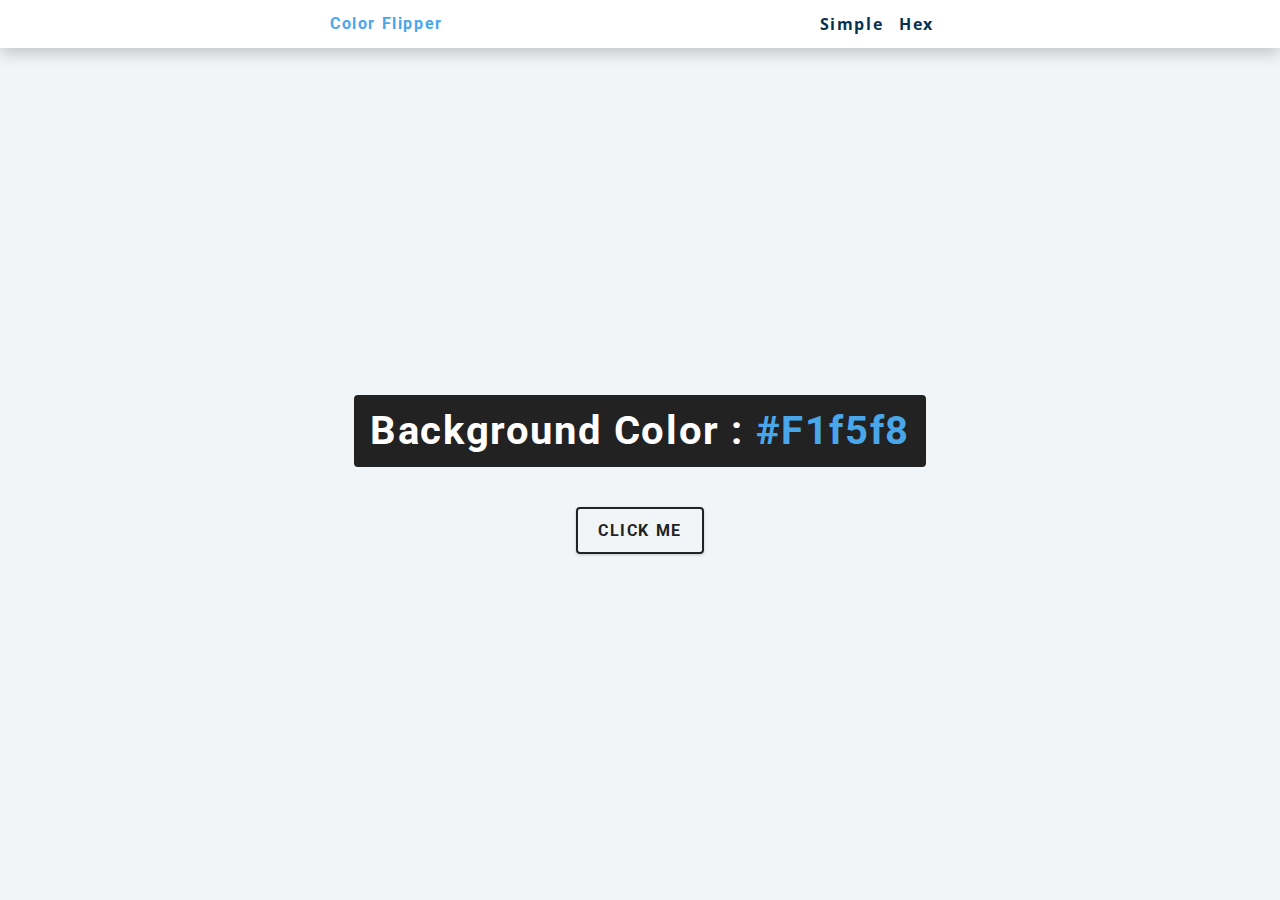
<file: color_flliper/index.html>
<!DOCTYPE html>
<html lang="en">
  <head>
    <meta charset="UTF-8" />
    <meta name="viewport" content="width=device-width, initial-scale=1.0" />
    <title>
      Color Flipper || Simple
    </title>

    <!-- styles -->
    <link rel="stylesheet" href="styles.css" />
  </head>

  <body>
    <nav>
      <div class="nav-center">
        <h4>color flipper</h4>
        <ul class="nav-links">
          <li><a href="index.html">simple</a></li>
          <li><a href="hex.html">hex</a></li>
        </ul>
      </div>
    </nav>
    <main>
      <div class="container">
        <h2>background color : <span class="color">#f1f5f8</span></h2>
        <button class="btn btn-hero" id="btn">click me</button>
      </div>
    </main>
    <!-- javascript -->
    <script src="app.js"></script>
  </body>
</html>
</file>
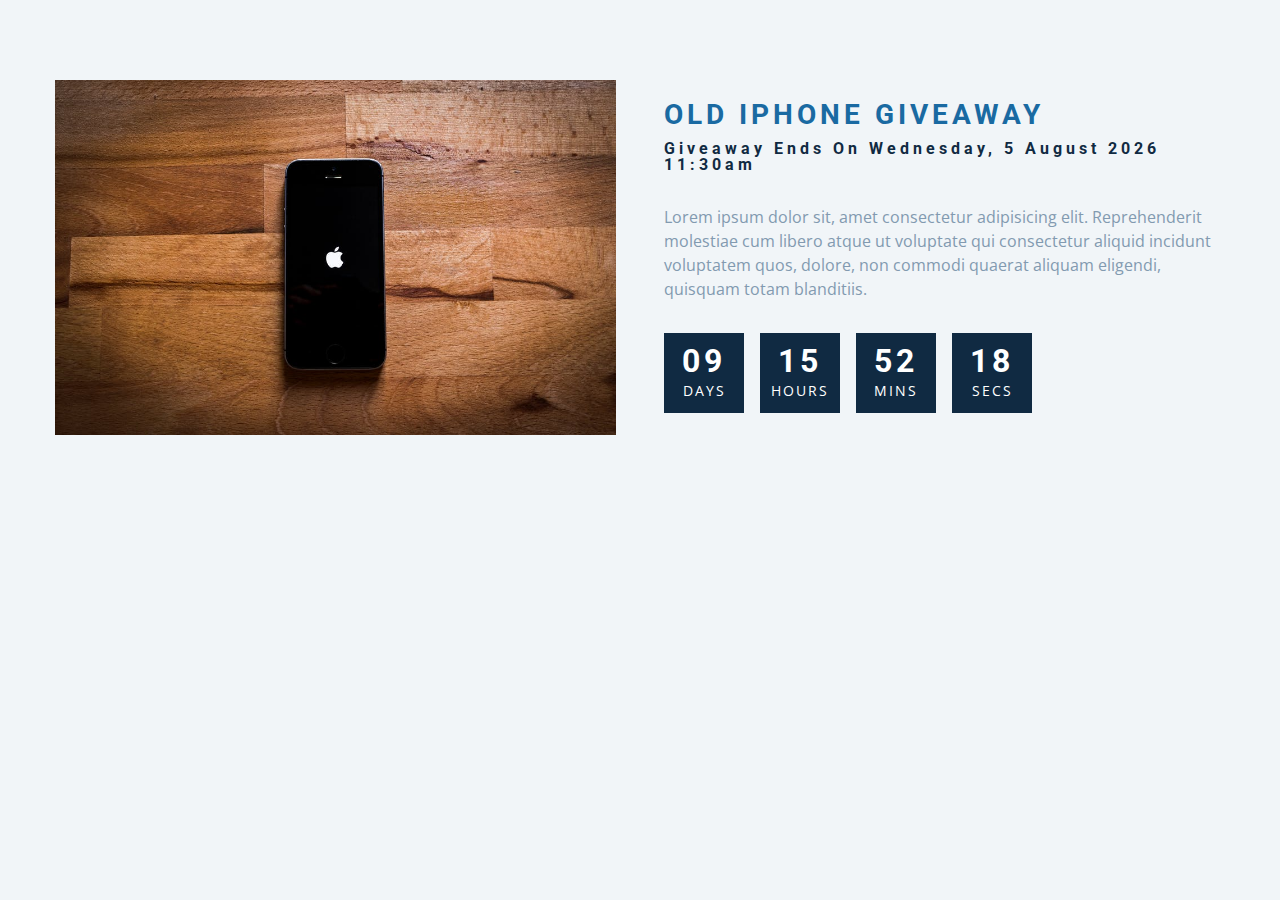
<file: count_down_timer/index.html>
<!DOCTYPE html>
<html lang="en">
  <head>
    <meta charset="UTF-8" />
    <meta name="viewport" content="width=device-width, initial-scale=1.0" />
    <title>Countdown</title>

    <!-- styles -->
    <link rel="stylesheet" href="styles.css" />
  </head>
  <body>
    <section class="section-center">
      <!-- image -->
      <article class="gift-img">
        <img src="./gift.jpeg" alt="gift" />
      </article>
      <!-- info -->
      <article class="gift-info">
        <h3>old iphone giveaway</h3>
        <h4 class="giveaway">
          giveaway ends on Sunday, 24 April 2020, 8:00am
        </h4>
        <p>
          Lorem ipsum dolor sit, amet consectetur adipisicing elit.
          Reprehenderit molestiae cum libero atque ut voluptate qui consectetur
          aliquid incidunt voluptatem quos, dolore, non commodi quaerat aliquam
          eligendi, quisquam totam blanditiis.
        </p>
        <div class="deadline">
          <!-- days -->
          <div class="deadline-format">
            <div>
              <h4 class="days">34</h4>
              <span>days</span>
            </div>
          </div>
          <!-- end of days -->
          <!-- days -->
          <div class="deadline-format">
            <div>
              <h4 class="hours">34</h4>
              <span>hours</span>
            </div>
          </div>
          <!-- end of days -->
          <!-- minutes -->
          <div class="deadline-format">
            <div>
              <h4 class="minutes">34</h4>
              <span>mins</span>
            </div>
          </div>
          <!-- end of days -->
          <!-- minutes -->
          <div class="deadline-format">
            <div>
              <h4 class="seconds">34</h4>
              <span>secs</span>
            </div>
          </div>
          <!-- end of days -->
        </div>
      </article>
    </section>
    <!-- javascript -->
    <script src="app.js"></script>
  </body>
</html>
</file>
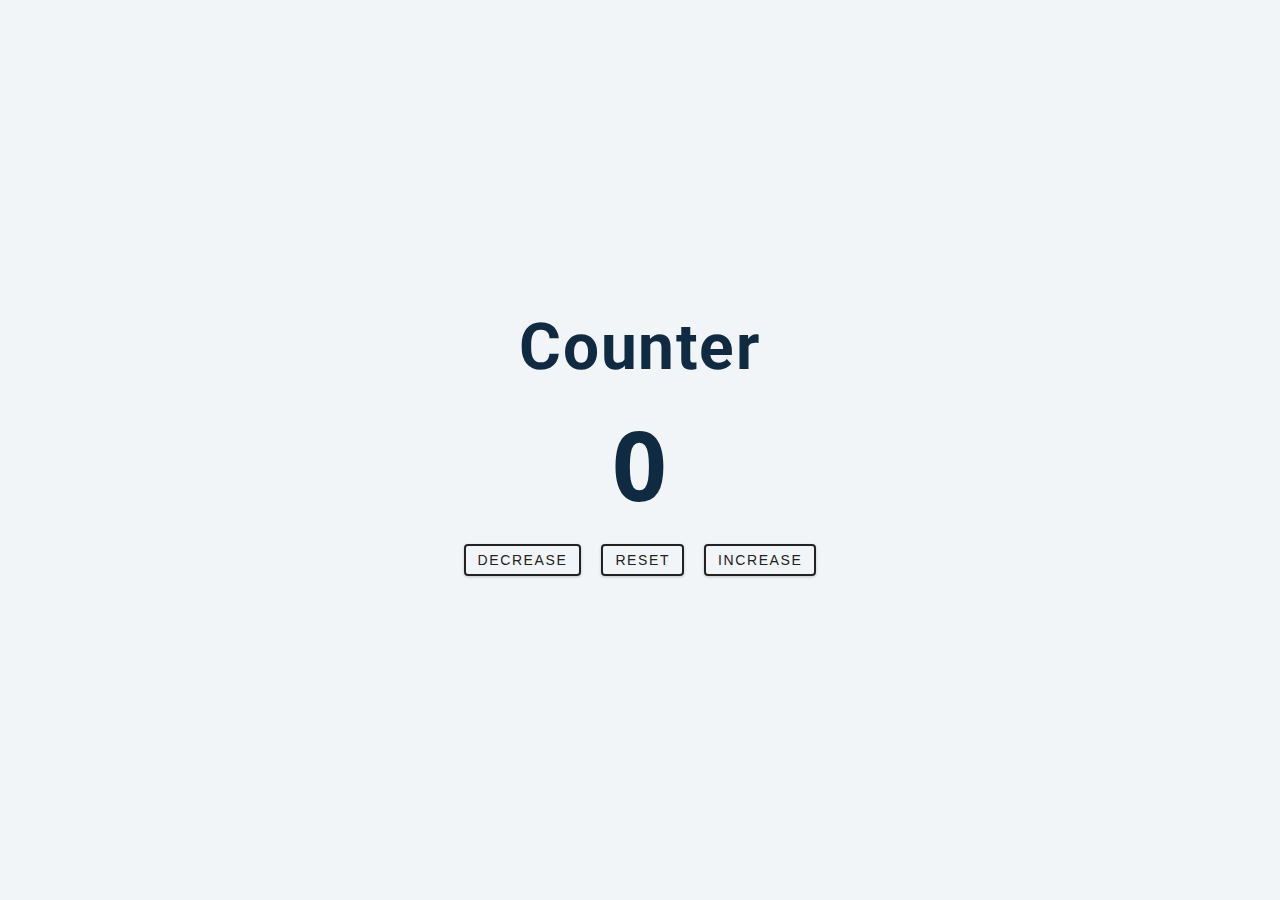
<file: counter/index.html>
<!DOCTYPE html>
<html lang="en">
  <head>
    <meta charset="UTF-8" />
    <meta name="viewport" content="width=device-width, initial-scale=1.0" />
    <title>Counter</title>

    <!-- styles -->
    <link rel="stylesheet" href="styles.css" />
  </head>
  <body>
    <main>
      <div class="container">
        <h1>Counter</h1>
        <span id="value">0</span>
        <div class="btn-container">
          <button class="btn" id="decrease">decrease</button>
          <button class="btn" id="reset">reset</button>
          <button class="btn" id="increase">increase</button>
      </div>
    </main>
 
    <!-- javascript -->
    <script src="app.js"></script>
  </body>
</html>
</file>
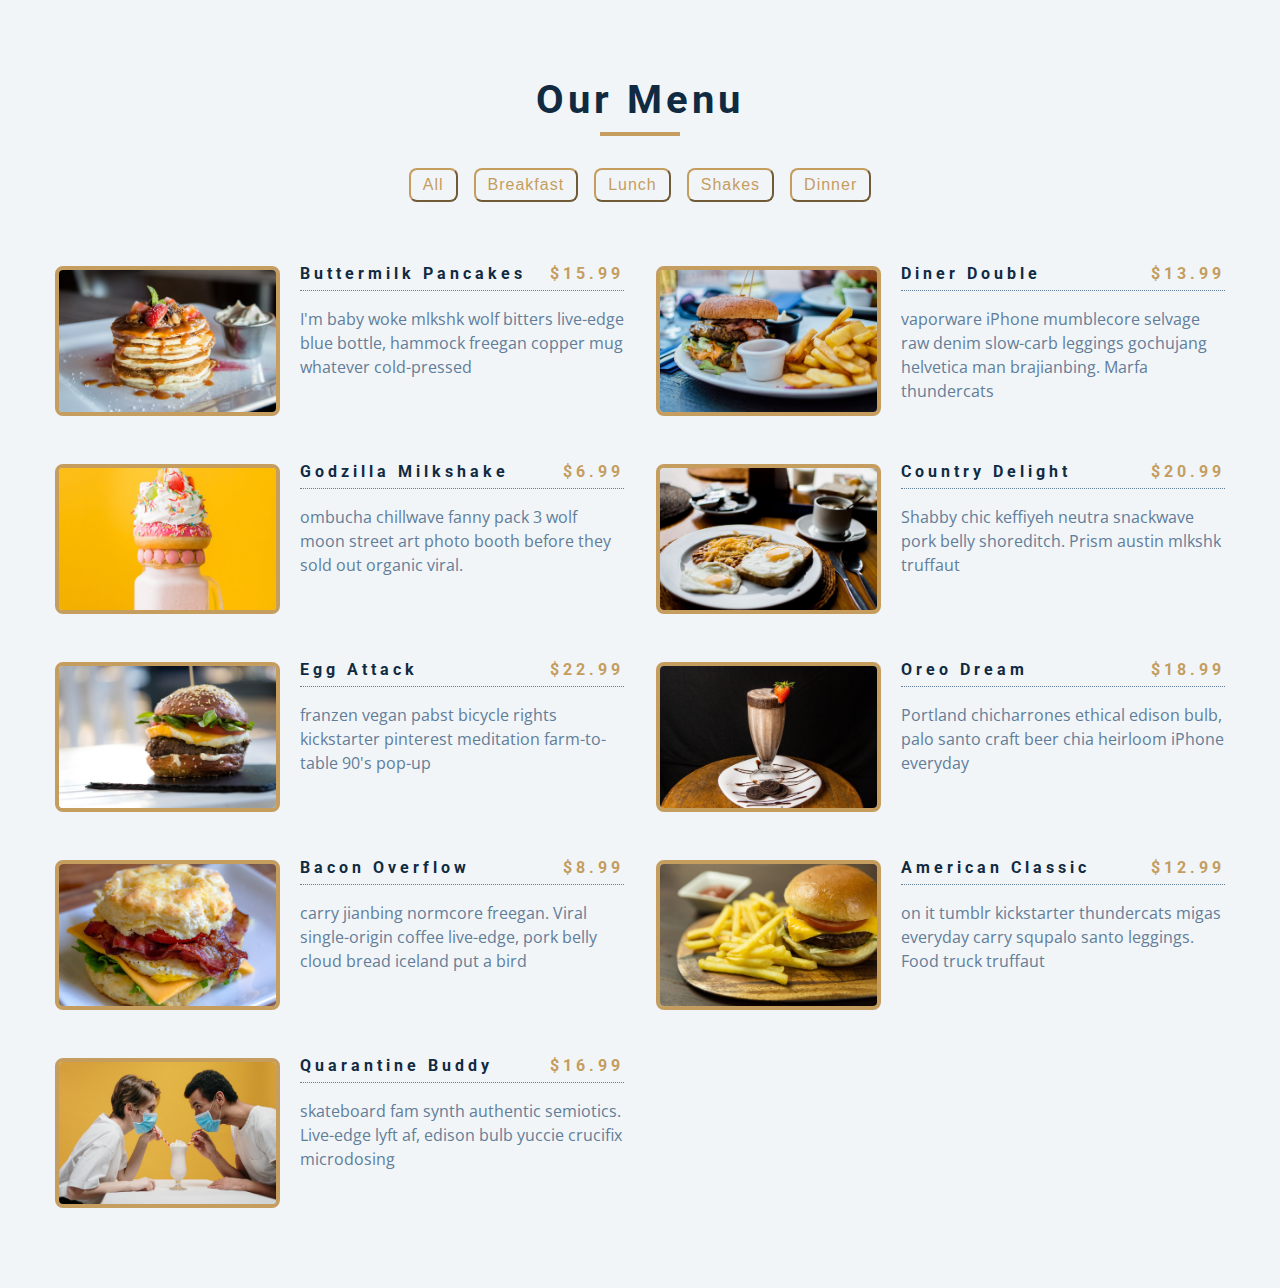
<file: menu/index.html>
<!DOCTYPE html>
<html lang="en">
  <head>
    <meta charset="UTF-8" />
    <meta name="viewport" content="width=device-width, initial-scale=1.0" />
    <title>Menu</title>
    <!-- font-awesome -->
    <link
      rel="stylesheet"
      href="https://cdnjs.cloudflare.com/ajax/libs/font-awesome/5.14.0/css/all.min.css"
    />
    <!-- styles -->
    <link rel="stylesheet" href="styles.css" />
  </head>
  <body>
    <section class="menu">
      <!-- title -->
      <div class="title">
        <h2>our menu</h2>
        <div class="underline"></div>
      </div>
      <!-- filter buttons -->
      <div class="btn-container">
        <button type="button" class="filter-btn" id="all">all</button>
        <button type="button" class="filter-btn" id="breakfast">breakfast</button>
        <button type="button" class="filter-btn" id="lunch">lunch</button>
        <button type="button" class="filter-btn" id="shakes">shakes</button>
        <button type="button" class="filter-btn" id="dinner">Dinner</button>
      </div>
      <!-- menu items -->
      <div class="section-center"></div>
    </section>
    <!-- javascript -->
    <script src="app.js"></script>
  </body>
</html>
</file>
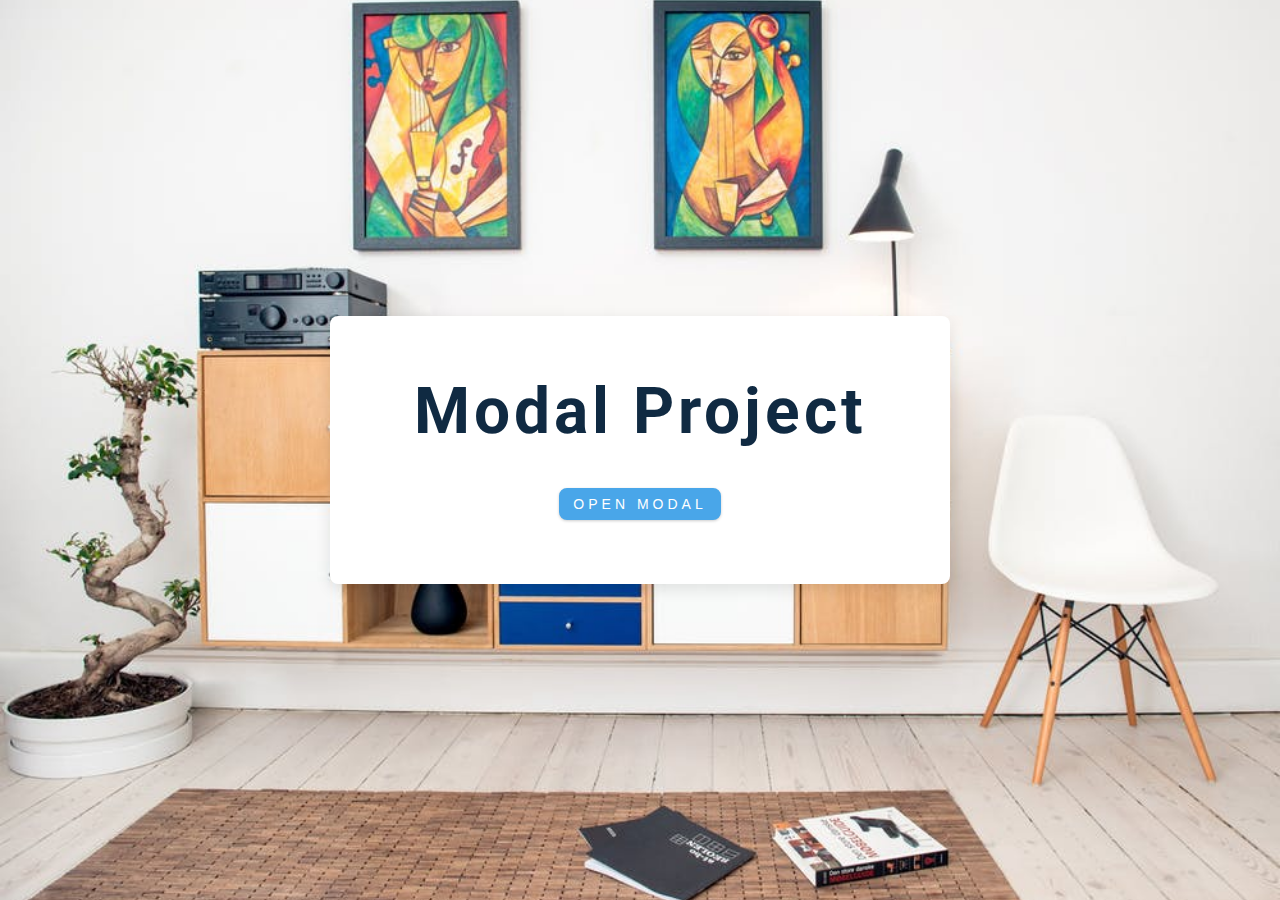
<file: modal/index.html>
<!DOCTYPE html>
<html lang="en">
  <head>
    <meta charset="UTF-8" />
    <meta name="viewport" content="width=device-width, initial-scale=1.0" />
    <title>Modal</title>
    <!-- font-awesome -->
    <link
      rel="stylesheet"
      href="https://cdnjs.cloudflare.com/ajax/libs/font-awesome/5.14.0/css/all.min.css"
    />
    <!-- styles -->
    <link rel="stylesheet" href="styles.css" />
  </head>
  <body>
    <!-- hero -->
    <header class="hero">
      <div class="banner">
        <h1>modal project</h1>
        <button class="btn modal-btn">
          open modal
        </button>
      </div>
    </header>
    <!-- modal -->
    <div class="modal-overlay">
      <div class="modal-container">
        <h3>modal content</h3>
        <button class="close-btn"><i class="fas fa-times"></i></button>
      </div>
    </div>
    <!-- javascript -->
    <script src="app.js"></script>
  </body>
</html>
</file>
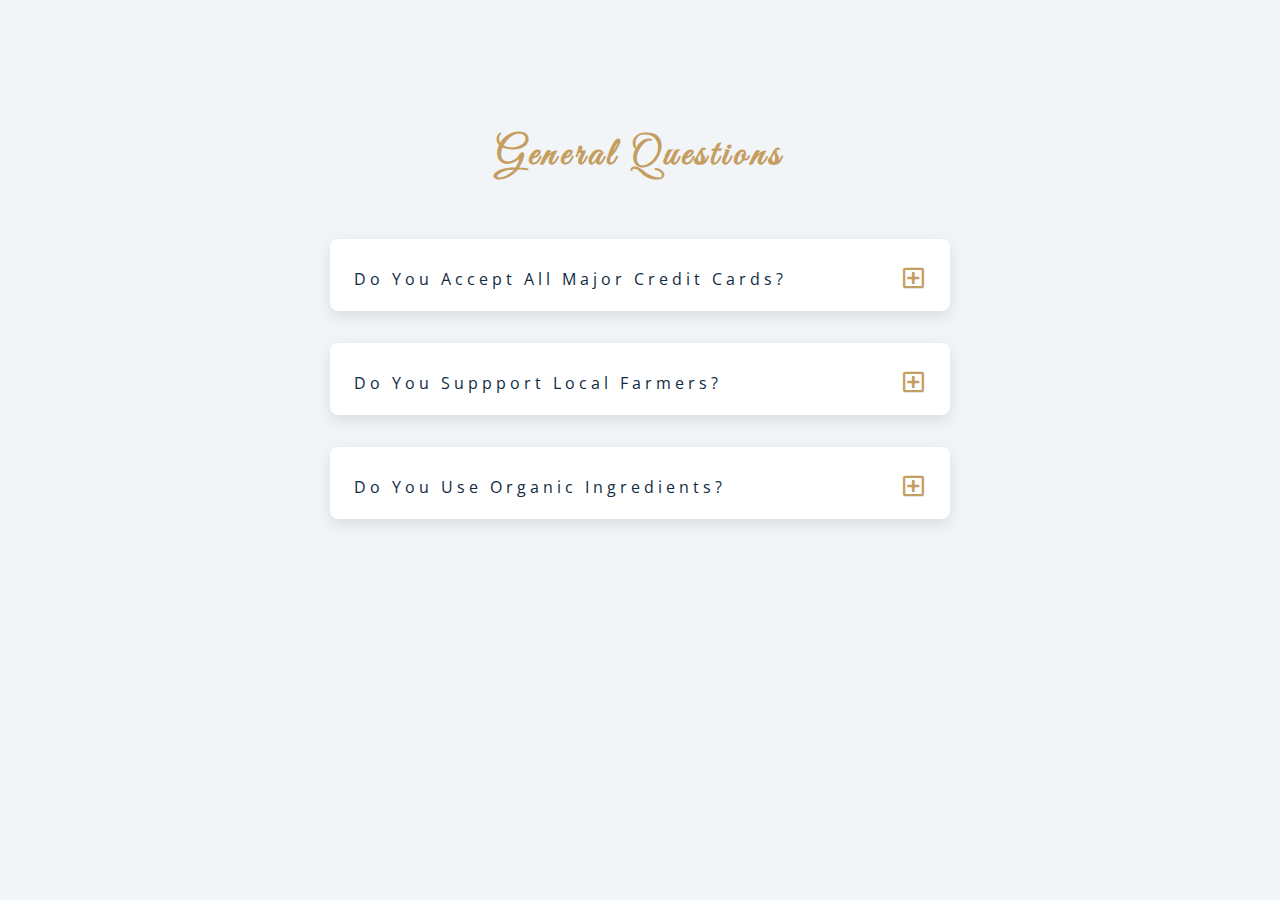
<file: questions/index.html>
<!DOCTYPE html>
<html lang="en">
  <head>
    <meta charset="UTF-8" />
    <meta name="viewport" content="width=device-width, initial-scale=1.0" />
    <title>Q & A</title>
    <!-- font-awesome -->
    <link rel="stylesheet" href="https://cdnjs.cloudflare.com/ajax/libs/font-awesome/5.14.0/css/all.min.css" />
    <!-- extra fonts -->
    <link
      href="https://fonts.googleapis.com/css?family=Great+Vibes&display=swap"
      rel="stylesheet"
    />
    <!-- styles -->
    <link rel="stylesheet" href="styles.css" />
  </head>
  <body>
      <section class="questions">
        <!-- title -->
        <div class="title">
          <h2>general questions</h2>
        </div>
        <!-- questions -->
        <div class="section-center">
          <!-- single question -->
          <article class="question">
            <!-- question title -->
            <div class="question-title">
              <p>do you accept all major credit cards?</p>
              <button type="button" class="question-btn">
                <span class="plus-icon">
                  <i class="far fa-plus-square"></i>
                </span>
                <span class="minus-icon hide-icon">
                  <i class="far fa-minus-square"></i>
                </span>
              </button>
            </div>
            <!-- question text -->
            <div class="question-text">
              <p>
                Lorem ipsum dolor sit amet, consectetur adipisicing elit. Est
                dolore illo dolores quia nemo doloribus quaerat, magni numquam
                repellat reprehenderit.
              </p>
            </div>
          </article>
          <!-- end of single question -->
          <!-- single question -->
          <article class="question">
            <!-- question title -->
            <div class="question-title">
              <p>do you suppport local farmers?</p>
              <button type="button" class="question-btn">
                <span class="plus-icon">
                  <i class="far fa-plus-square"></i>
                </span>
                <span class="minus-icon hide-icon">
                  <i class="far fa-minus-square"></i>
                </span>
              </button>
            </div>
            <!-- question text -->
            <div class="question-text">
              <p>
                Lorem ipsum dolor sit amet, consectetur adipisicing elit. Est
                dolore illo dolores quia nemo doloribus quaerat, magni numquam
                repellat reprehenderit.
              </p>
            </div>
          </article>
          <!-- end of single question -->
          <!-- single question -->
          <article class="question">
            <!-- question title -->
            <div class="question-title">
              <p>do you use organic ingredients?</p>
              <!-- button -->
              <button type="button" class="question-btn">
                <span class="plus-icon">
                  <i class="far fa-plus-square"></i>
                </span>
                <span class="minus-icon hide-icon">
                  <i class="far fa-minus-square"></i>
                </span>
              </button>
            </div>
            <!-- question text -->
            <div class="question-text">
              <p>
                Lorem ipsum dolor sit amet, consectetur adipisicing elit. Est
                dolore illo dolores quia nemo doloribus quaerat, magni numquam
                repellat reprehenderit.
              </p>
            </div>
          </article>
        </div>
          <!-- end of single question -->
      </section>
    </main>
    <!-- javascript -->
    <script src="app.js"></script>
  </body>
</html>
</file>
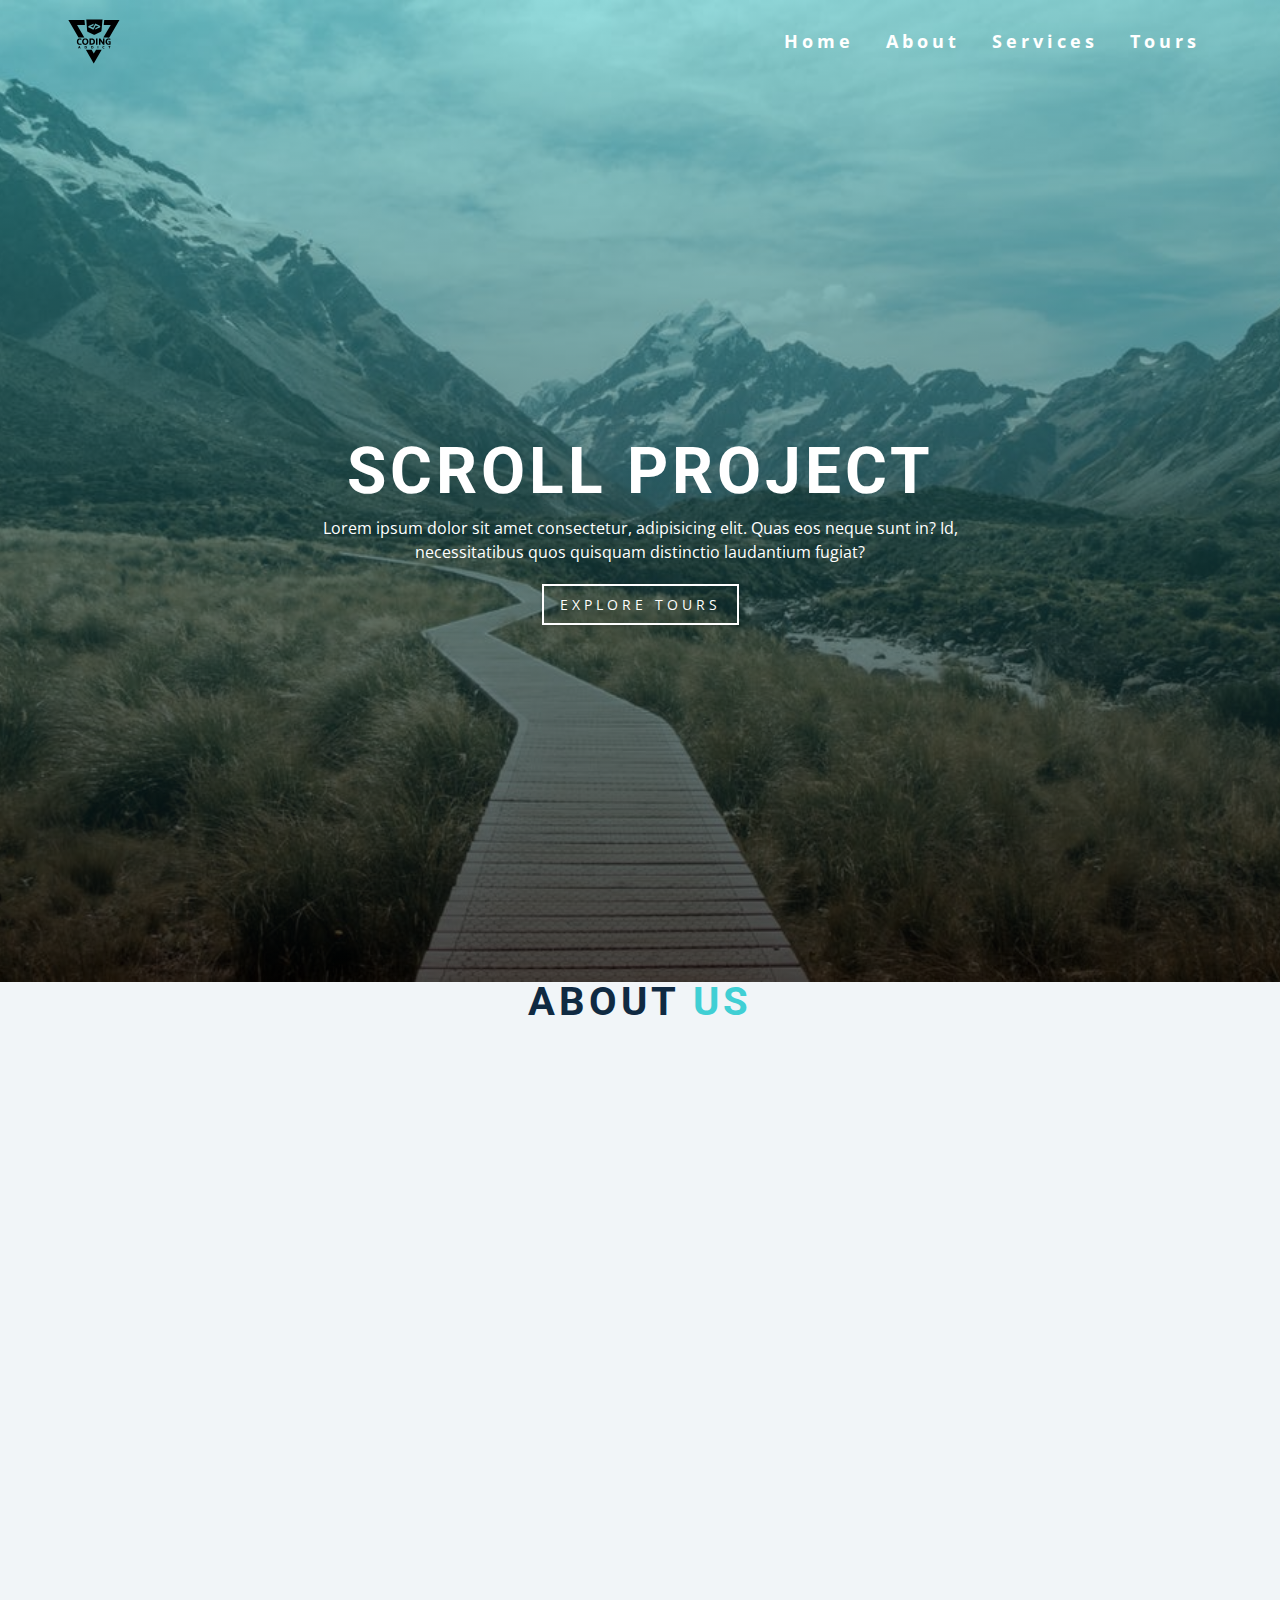
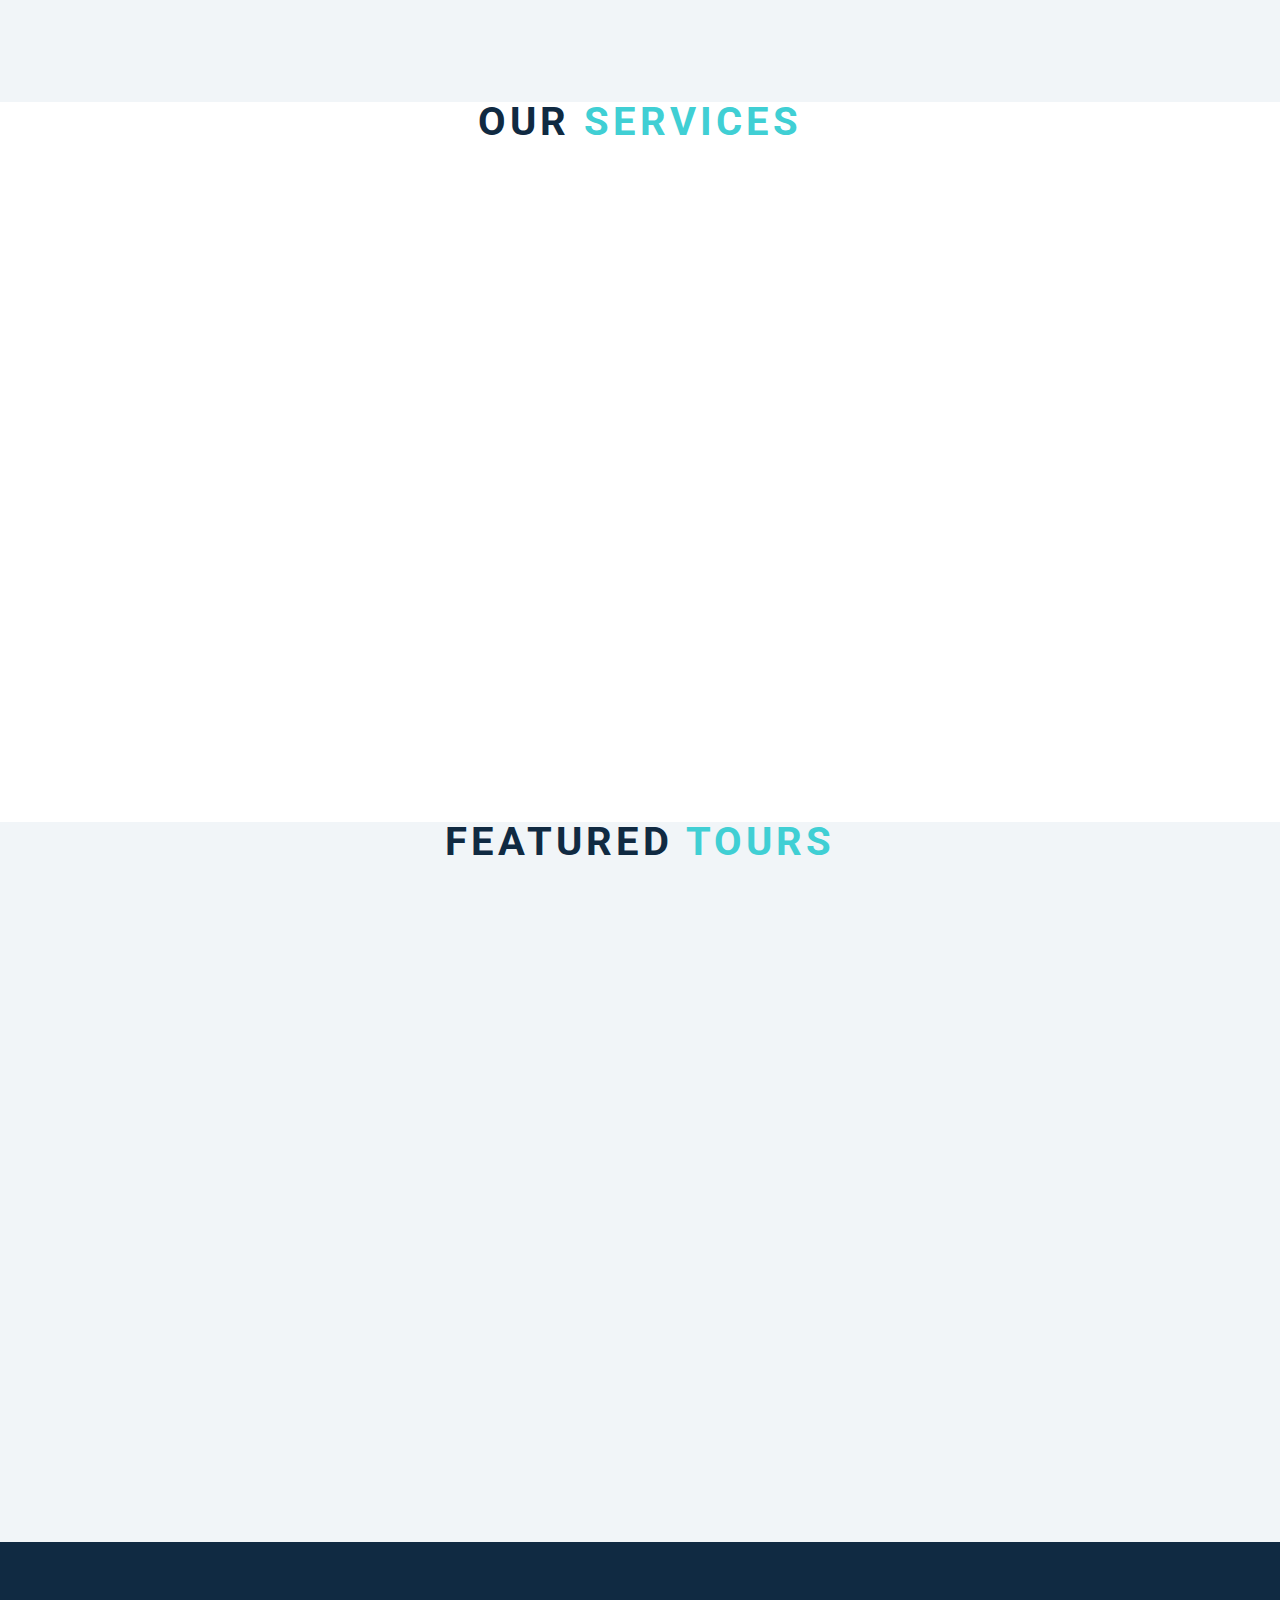
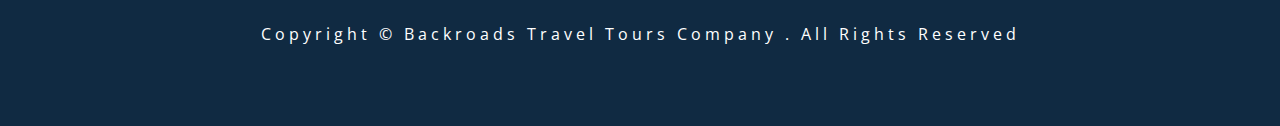
<file: scroll/index.html>
<!DOCTYPE html>
<html lang="en">
  <head>
    <meta charset="UTF-8" />
    <meta name="viewport" content="width=device-width, initial-scale=1.0" />
    <title>Scroll</title>
    <!-- font-awesome -->
    <link
      rel="stylesheet"
      href="https://cdnjs.cloudflare.com/ajax/libs/font-awesome/5.14.0/css/all.min.css"
    />
    <!-- styles -->
    <link rel="stylesheet" href="styles.css" />
  </head>
  <body>
    <header id="home">
      <!-- navbar -->
      <nav id="nav">
        <div class="nav-center">
          <!-- nav header -->
          <div class="nav-header">
            <img src="./logo.svg" class="logo" alt="logo" />
            <button class="nav-toggle">
              <i class="fas fa-bars"></i>
            </button>
          </div>
          <!-- links -->
          <div class="links-container">
            <ul class="links">
              <li>
                <a href="#home" class="scroll-link">home</a>
              </li>
              <li>
                <a href="#about" class="scroll-link">about</a>
              </li>
              <li>
                <a href="#services" class="scroll-link">services</a>
              </li>
              <li>
                <a href="#tours" class="scroll-link">tours</a>
              </li>
            </ul>
          </div>
        </div>
      </nav>
      <!-- banner -->
      <div class="banner">
        <div class="container">
          <h1>scroll project</h1>
          <p>
            Lorem ipsum dolor sit amet consectetur, adipisicing elit. Quas eos
            neque sunt in? Id, necessitatibus quos quisquam distinctio
            laudantium fugiat?
          </p>
          <a href="#tours" class="scroll-link btn btn-white">explore tours</a>
        </div>
      </div>
    </header>
    <!-- about -->
    <section id="about" class="section">
      <div class="title">
        <h2>about <span>us</span></h2>
      </div>
    </section>
    <!-- services -->
    <section id="services" class="section">
      <div class="title">
        <h2>our <span>services</span></h2>
      </div>
    </section>
    <!-- contact -->
    <section id="tours" class="section">
      <div class="title">
        <h2>featured <span>tours</span></h2>
      </div>
    </section>
    <!-- footer -->
    <footer class="section">
      <p>
        copyright &copy; backroads travel tours company
        <span id="date"></span>. all rights reserved
      </p>
    </footer>
    <a class="scroll-link top-link" href="#home">
      <i class="fas fa-arrow-up"></i>
    </a>
    <!-- javascript -->
    <script src="app.js"></script>
  </body>
</html>
</file>
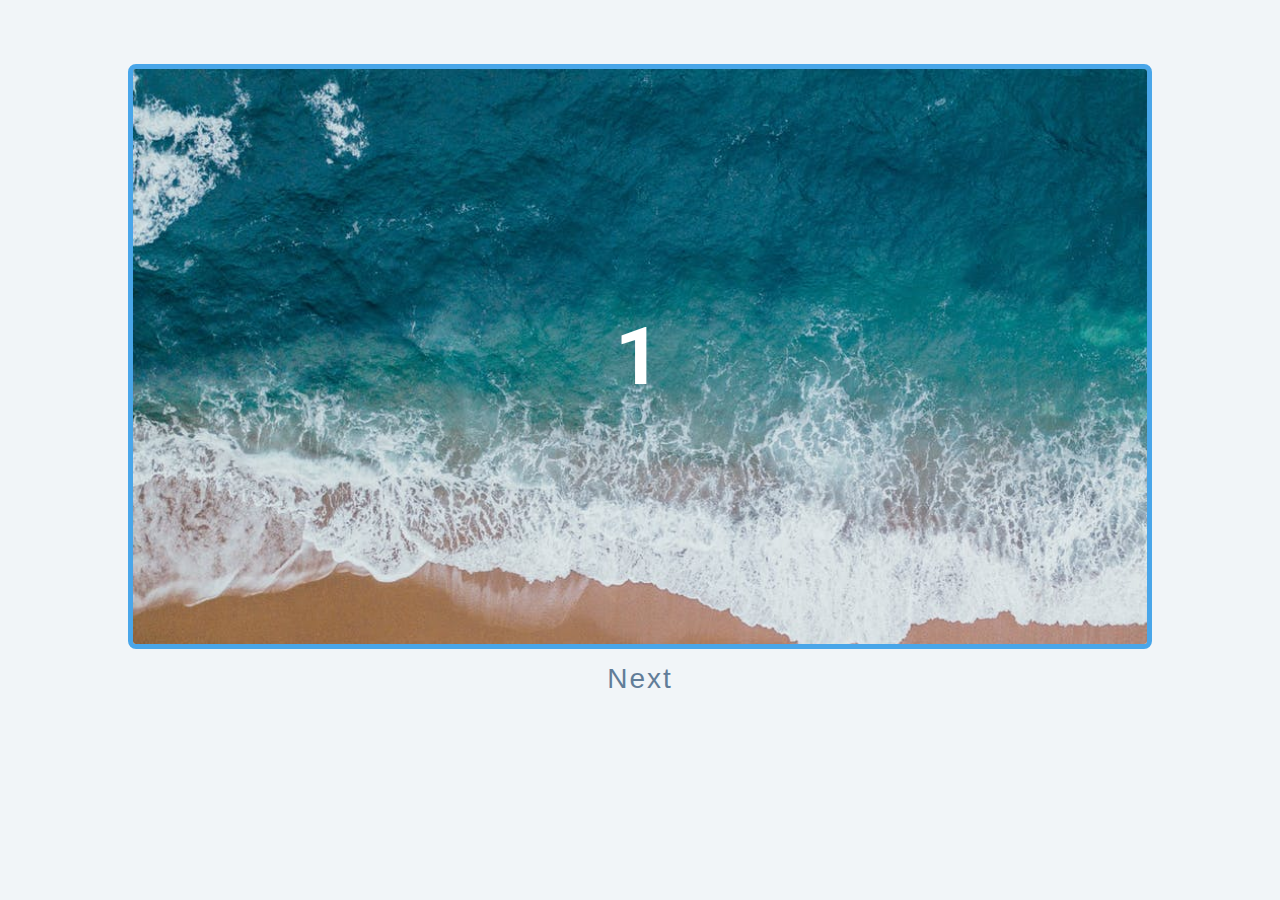
<file: slider/index.html>
<!DOCTYPE html>
<html lang="en">
  <head>
    <meta charset="UTF-8" />
    <meta name="viewport" content="width=device-width, initial-scale=1.0" />
    <title>Slider</title>

    <!-- styles -->
    <link rel="stylesheet" href="styles.css" />
  </head>
  <body>
    <div class="slider-container">
      <div class="slide">
        <img src="./img-1.jpeg" class="slide-img" alt="" />
        <h1>1</h1>
      </div>
      <div class="slide">
        <h1>2</h1>
      </div>
      <div class="slide">
        <h1>3</h1>
      </div>
      <div class="slide">
        <div>
          <img src="./person-1.jpeg" class="person-img" alt="" />
          <h4>susan doe</h4>
          <h1>4</h1>
        </div>
      </div>
    </div>
    <div class="btn-container">
      <button type="button" class="prevBtn active">
        prev
      </button>
      <button type="button" class="nextBtn">
        next
      </button>
    </div>

    <!-- javascript -->
    <script src="app.js"></script>
  </body>
</html>
</file>
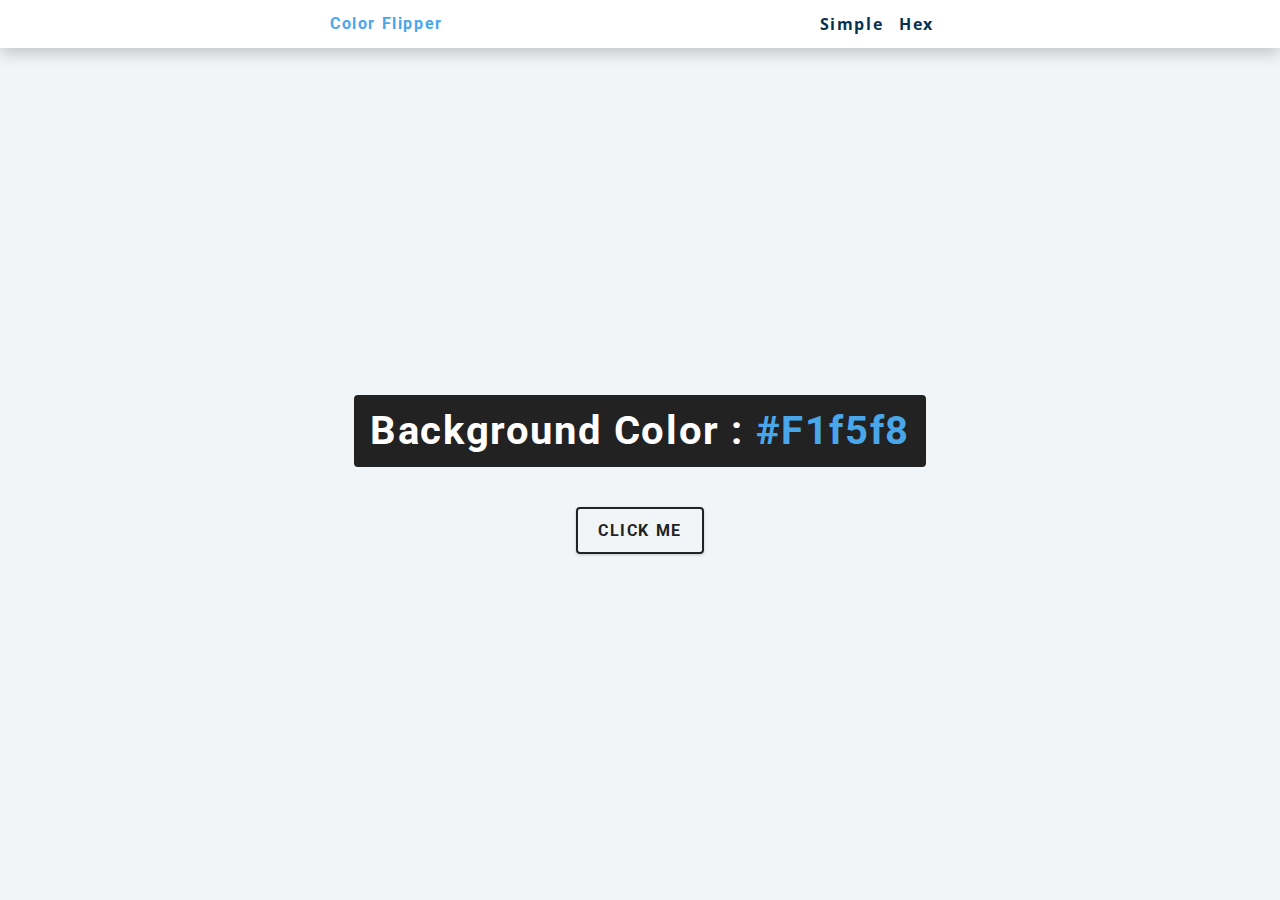
<file: color_flliper/hex.html>
<!DOCTYPE html>
<html lang="en">
  <head>
    <meta charset="UTF-8" />
    <meta name="viewport" content="width=device-width, initial-scale=1.0" />
    <title>
      Color Flipper || Simple
    </title>

    <!-- styles -->
    <link rel="stylesheet" href="styles.css" />
  </head>

  <body>
    <nav>
      <div class="nav-center">
        <h4>color flipper</h4>
        <ul class="nav-links">
          <li><a href="index.html">simple</a></li>
          <li><a href="hex.html">hex</a></li>
        </ul>
      </div>
    </nav>
    <main>
      <div class="container">
        <h2>background color : <span class="color">#f1f5f8</span></h2>
        <button class="btn btn-hero" id="btn">click me</button>
      </div>
    </main>
    <!-- javascript -->
    <script src="hex.js"></script>
  </body>
</html>
</file>
<file: color_flliper/styles.css>
/*
=============== 
Fonts
===============
*/
@import url("https://fonts.googleapis.com/css?family=Open+Sans|Roboto:400,700&display=swap");

/*
=============== 
Variables
===============
*/

:root {
  /* dark shades of primary color*/
  --clr-primary-1: hsl(205, 86%, 17%);
  --clr-primary-2: hsl(205, 77%, 27%);
  --clr-primary-3: hsl(205, 72%, 37%);
  --clr-primary-4: hsl(205, 63%, 48%);
  /* primary/main color */
  --clr-primary-5: hsl(205, 78%, 60%);
  /* lighter shades of primary color */
  --clr-primary-6: hsl(205, 89%, 70%);
  --clr-primary-7: hsl(205, 90%, 76%);
  --clr-primary-8: hsl(205, 86%, 81%);
  --clr-primary-9: hsl(205, 90%, 88%);
  --clr-primary-10: hsl(205, 100%, 96%);
  /* darkest grey - used for headings */
  --clr-grey-1: hsl(209, 61%, 16%);
  --clr-grey-2: hsl(211, 39%, 23%);
  --clr-grey-3: hsl(209, 34%, 30%);
  --clr-grey-4: hsl(209, 28%, 39%);
  /* grey used for paragraphs */
  --clr-grey-5: hsl(210, 22%, 49%);
  --clr-grey-6: hsl(209, 23%, 60%);
  --clr-grey-7: hsl(211, 27%, 70%);
  --clr-grey-8: hsl(210, 31%, 80%);
  --clr-grey-9: hsl(212, 33%, 89%);
  --clr-grey-10: hsl(210, 36%, 96%);
  --clr-white: #fff;
  --clr-red-dark: hsl(360, 67%, 44%);
  --clr-red-light: hsl(360, 71%, 66%);
  --clr-green-dark: hsl(125, 67%, 44%);
  --clr-green-light: hsl(125, 71%, 66%);
  --clr-black: #222;
  --ff-primary: "Roboto", sans-serif;
  --ff-secondary: "Open Sans", sans-serif;
  --transition: all 0.3s linear;
  --spacing: 0.1rem;
  --radius: 0.25rem;
  --light-shadow: 0 5px 15px rgba(0, 0, 0, 0.1);
  --dark-shadow: 0 5px 15px rgba(0, 0, 0, 0.2);
  --max-width: 1170px;
  --fixed-width: 620px;
}
/*
=============== 
Global Styles
===============
*/

*,
::after,
::before {
  margin: 0;
  padding: 0;
  box-sizing: border-box;
}
body {
  font-family: var(--ff-secondary);
  background: var(--clr-grey-10);
  color: var(--clr-grey-1);
  line-height: 1.5;
  font-size: 0.875rem;
}
ul {
  list-style-type: none;
}
a {
  text-decoration: none;
}
h1,
h2,
h3,
h4 {
  letter-spacing: var(--spacing);
  text-transform: capitalize;
  line-height: 1.25;
  margin-bottom: 0.75rem;
  font-family: var(--ff-primary);
}
h1 {
  font-size: 3rem;
}
h2 {
  font-size: 2rem;
}
h3 {
  font-size: 1.25rem;
}
h4 {
  font-size: 0.875rem;
}
p {
  margin-bottom: 1.25rem;
  color: var(--clr-grey-5);
}
@media screen and (min-width: 800px) {
  h1 {
    font-size: 4rem;
  }
  h2 {
    font-size: 2.5rem;
  }
  h3 {
    font-size: 1.75rem;
  }
  h4 {
    font-size: 1rem;
  }
  body {
    font-size: 1rem;
  }
  h1,
  h2,
  h3,
  h4 {
    line-height: 1;
  }
}
/*  global classes */

/* section */
.section {
  padding: 5rem 0;
}

.section-center {
  width: 90vw;
  margin: 0 auto;
  max-width: 1170px;
}
@media screen and (min-width: 992px) {
  .section-center {
    width: 95vw;
  }
}
main {
  min-height: 100vh;
  display: grid;
  place-items: center;
}

/*
=============== 
Nav
===============
*/
nav {
  background: var(--clr-white);
  height: 3rem;
  display: grid;
  align-items: center;
  box-shadow: var(--dark-shadow);
}
.nav-center {
  width: 90vw;
  max-width: var(--fixed-width);
  margin: 0 auto;
  display: flex;
  align-items: center;
  justify-content: space-between;
}
.nav-center h4 {
  margin-bottom: 0;
  color: var(--clr-primary-5);
}
.nav-links {
  display: flex;
}
nav a {
  text-transform: capitalize;
  font-weight: 700;
  font-size: 1rem;
  color: var(--clr-primary-1);
  letter-spacing: var(--spacing);
  margin-right: 1rem;
}
nav a:hover {
  color: var(--clr-primary-5);
}
/*
=============== 
Container
===============
*/
main {
  min-height: calc(100vh - 3rem);
  display: grid;
  place-items: center;
}
.container {
  text-align: center;
}
.container h2 {
  background: var(--clr-black);
  color: var(--clr-white);
  padding: 1rem;
  border-radius: var(--radius);
  margin-bottom: 2.5rem;
}
.color {
  color: var(--clr-primary-5);
}
.btn-hero {
  font-family: var(--ff-primary);
  text-transform: uppercase;
  background: transparent;
  color: var(--clr-black);
  letter-spacing: var(--spacing);
  display: inline-block;
  font-weight: 700;
  transition: var(--transition);
  border: 2px solid var(--clr-black);
  cursor: pointer;
  box-shadow: 0 1px 3px rgba(0, 0, 0, 0.2);
  border-radius: var(--radius);
  font-size: 1rem;
  padding: 0.75rem 1.25rem;
}
.btn-hero:hover {
  color: var(--clr-white);
  background: var(--clr-black);
}
</file>
<file: count_down_timer/styles.css>
/*
=============== 
Fonts
===============
*/
@import url("https://fonts.googleapis.com/css?family=Open+Sans|Roboto:400,700&display=swap");

/*
=============== 
Variables
===============
*/

:root {
  /* dark shades of primary color*/
  --clr-primary-1: hsl(205, 86%, 17%);
  --clr-primary-2: hsl(205, 77%, 27%);
  --clr-primary-3: hsl(205, 72%, 37%);
  --clr-primary-4: hsl(205, 63%, 48%);
  /* primary/main color */
  --clr-primary-5: #49a6e9;
  /* lighter shades of primary color */
  --clr-primary-6: hsl(205, 89%, 70%);
  --clr-primary-7: hsl(205, 90%, 76%);
  --clr-primary-8: hsl(205, 86%, 81%);
  --clr-primary-9: hsl(205, 90%, 88%);
  --clr-primary-10: hsl(205, 100%, 96%);
  /* darkest grey - used for headings */
  --clr-grey-1: hsl(209, 61%, 16%);
  --clr-grey-2: hsl(211, 39%, 23%);
  --clr-grey-3: hsl(209, 34%, 30%);
  --clr-grey-4: hsl(209, 28%, 39%);
  /* grey used for paragraphs */
  --clr-grey-5: hsl(210, 22%, 49%);
  --clr-grey-6: hsl(209, 23%, 60%);
  --clr-grey-7: hsl(211, 27%, 70%);
  --clr-grey-8: hsl(210, 31%, 80%);
  --clr-grey-9: hsl(212, 33%, 89%);
  --clr-grey-10: hsl(210, 36%, 96%);
  --clr-white: #fff;
  --clr-red-dark: hsl(360, 67%, 44%);
  --clr-red-light: hsl(360, 71%, 66%);
  --clr-green-dark: hsl(125, 67%, 44%);
  --clr-green-light: hsl(125, 71%, 66%);
  --clr-black: #222;
  --clr-gold: #c59d5f;
  --ff-primary: "Roboto", sans-serif;
  --ff-secondary: "Open Sans", sans-serif;
  --transition: all 0.3s linear;
  --spacing: 0.25rem;
  --radius: 0.5rem;
  --light-shadow: 0 5px 15px rgba(0, 0, 0, 0.1);
  --dark-shadow: 0 5px 15px rgba(0, 0, 0, 0.2);
  --max-width: 1170px;
  --fixed-width: 620px;
}
/*
=============== 
Global Styles
===============
*/

*,
::after,
::before {
  margin: 0;
  padding: 0;
  box-sizing: border-box;
}
body {
  font-family: var(--ff-secondary);
  background: var(--clr-grey-10);
  color: var(--clr-grey-1);
  line-height: 1.5;
  font-size: 0.875rem;
}
ul {
  list-style-type: none;
}
a {
  text-decoration: none;
}
img:not(.logo) {
  width: 100%;
}
img {
  display: block;
}

h1,
h2,
h3,
h4 {
  letter-spacing: var(--spacing);
  text-transform: capitalize;
  line-height: 1.25;
  margin-bottom: 0.75rem;
  font-family: var(--ff-primary);
}
h1 {
  font-size: 3rem;
}
h2 {
  font-size: 2rem;
}
h3 {
  font-size: 1.25rem;
}
h4 {
  font-size: 0.875rem;
}
p {
  margin-bottom: 1.25rem;
  color: var(--clr-grey-5);
}
@media screen and (min-width: 800px) {
  h1 {
    font-size: 4rem;
  }
  h2 {
    font-size: 2.5rem;
  }
  h3 {
    font-size: 1.75rem;
  }
  h4 {
    font-size: 1rem;
  }
  body {
    font-size: 1rem;
  }
  h1,
  h2,
  h3,
  h4 {
    line-height: 1;
  }
}
/*  global classes */

.btn {
  text-transform: uppercase;
  background: transparent;
  color: var(--clr-black);
  padding: 0.375rem 0.75rem;
  letter-spacing: var(--spacing);
  display: inline-block;
  transition: var(--transition);
  font-size: 0.875rem;
  border: 2px solid var(--clr-black);
  cursor: pointer;
  box-shadow: 0 1px 3px rgba(0, 0, 0, 0.2);
  border-radius: var(--radius);
}
.btn:hover {
  color: var(--clr-white);
  background: var(--clr-black);
}
/* section */
.section {
  padding: 5rem 0;
}

.section-center {
  width: 90vw;
  margin: 5rem auto;
  max-width: 1170px;
}

main {
  min-height: 100vh;
  display: grid;
  place-items: center;
}
/*
=============== 
Countdown Timer
===============
*/
.gift-img {
  margin-bottom: 2rem;
}
.gift-info h3 {
  text-transform: uppercase;
  color: var(--clr-primary-3);
}
.gift-info p {
  color: var(--clr-grey-6);
}
.date {
  color: var(--clr-grey-5);
  font-size: 0.85rem;
}
@media screen and (min-width: 992px) {
  .section-center {
    display: grid;
    grid-template-columns: 1fr 1fr;
    place-items: center;
    gap: 3rem;
    width: 95vw;
  }
  .gift-img {
    margin-bottom: 0;
  }
}
.gift-info p {
  margin: 2rem 0;
}
.deadline {
  display: flex;
}
.deadline-format {
  background: var(--clr-grey-1);
  color: var(--clr-white);
  margin-right: 1rem;
  width: 5rem;
  height: 5rem;
  display: grid;
  place-items: center;
  text-align: center;
}
.deadline-format span {
  display: block;
  text-transform: uppercase;
  letter-spacing: 2px;
  font-size: 0.85rem;
}
.deadline h4:not(.expired) {
  font-size: 2rem;
  margin-bottom: 0.25rem;
  letter-spacing: var(--spacing);
}
</file>
<file: counter/styles.css>
/*
=============== 
Fonts
===============
*/
@import url("https://fonts.googleapis.com/css?family=Open+Sans|Roboto:400,700&display=swap");

/*
=============== 
Variables
===============
*/

:root {
  /* dark shades of primary color*/
  --clr-primary-1: hsl(205, 86%, 17%);
  --clr-primary-2: hsl(205, 77%, 27%);
  --clr-primary-3: hsl(205, 72%, 37%);
  --clr-primary-4: hsl(205, 63%, 48%);
  /* primary/main color */
  --clr-primary-5: hsl(205, 78%, 60%);
  /* lighter shades of primary color */
  --clr-primary-6: hsl(205, 89%, 70%);
  --clr-primary-7: hsl(205, 90%, 76%);
  --clr-primary-8: hsl(205, 86%, 81%);
  --clr-primary-9: hsl(205, 90%, 88%);
  --clr-primary-10: hsl(205, 100%, 96%);
  /* darkest grey - used for headings */
  --clr-grey-1: hsl(209, 61%, 16%);
  --clr-grey-2: hsl(211, 39%, 23%);
  --clr-grey-3: hsl(209, 34%, 30%);
  --clr-grey-4: hsl(209, 28%, 39%);
  /* grey used for paragraphs */
  --clr-grey-5: hsl(210, 22%, 49%);
  --clr-grey-6: hsl(209, 23%, 60%);
  --clr-grey-7: hsl(211, 27%, 70%);
  --clr-grey-8: hsl(210, 31%, 80%);
  --clr-grey-9: hsl(212, 33%, 89%);
  --clr-grey-10: hsl(210, 36%, 96%);
  --clr-white: #fff;
  --clr-red-dark: hsl(360, 67%, 44%);
  --clr-red-light: hsl(360, 71%, 66%);
  --clr-green-dark: hsl(125, 67%, 44%);
  --clr-green-light: hsl(125, 71%, 66%);
  --clr-black: #222;
  --ff-primary: "Roboto", sans-serif;
  --ff-secondary: "Open Sans", sans-serif;
  --transition: all 0.3s linear;
  --spacing: 0.1rem;
  --radius: 0.25rem;
  --light-shadow: 0 5px 15px rgba(0, 0, 0, 0.1);
  --dark-shadow: 0 5px 15px rgba(0, 0, 0, 0.2);
  --max-width: 1170px;
  --fixed-width: 620px;
}
/*
=============== 
Global Styles
===============
*/

*,
::after,
::before {
  margin: 0;
  padding: 0;
  box-sizing: border-box;
}
body {
  font-family: var(--ff-secondary);
  background: var(--clr-grey-10);
  color: var(--clr-grey-1);
  line-height: 1.5;
  font-size: 0.875rem;
}
ul {
  list-style-type: none;
}
a {
  text-decoration: none;
}
h1,
h2,
h3,
h4 {
  letter-spacing: var(--spacing);
  text-transform: capitalize;
  line-height: 1.25;
  margin-bottom: 0.75rem;
  font-family: var(--ff-primary);
}
h1 {
  font-size: 3rem;
}
h2 {
  font-size: 2rem;
}
h3 {
  font-size: 1.25rem;
}
h4 {
  font-size: 0.875rem;
}
p {
  margin-bottom: 1.25rem;
  color: var(--clr-grey-5);
}
@media screen and (min-width: 800px) {
  h1 {
    font-size: 4rem;
  }
  h2 {
    font-size: 2.5rem;
  }
  h3 {
    font-size: 1.75rem;
  }
  h4 {
    font-size: 1rem;
  }
  body {
    font-size: 1rem;
  }
  h1,
  h2,
  h3,
  h4 {
    line-height: 1;
  }
}
/*  global classes */

/* section */
.section {
  padding: 5rem 0;
}

.section-center {
  width: 90vw;
  margin: 0 auto;
  max-width: 1170px;
}
@media screen and (min-width: 992px) {
  .section-center {
    width: 95vw;
  }
}
main {
  min-height: 100vh;
  display: grid;
  place-items: center;
}

/*
=============== 
Counter
===============
*/

main {
  min-height: 100vh;
  display: grid;
  place-items: center;
}
.container {
  text-align: center;
}
#value {
  font-size: 6rem;
  font-weight: bold;
}
.btn {
  text-transform: uppercase;
  background: transparent;
  color: var(--clr-black);
  padding: 0.375rem 0.75rem;
  letter-spacing: var(--spacing);
  display: inline-block;
  transition: var(--transition);
  font-size: 0.875rem;
  border: 2px solid var(--clr-black);
  cursor: pointer;
  box-shadow: 0 1px 3px rgba(0, 0, 0, 0.2);
  border-radius: var(--radius);
  margin: 0.5rem;
}
.btn:hover {
  color: var(--clr-white);
  background: var(--clr-black);
}
</file>
<file: menu/styles.css>
/*
=============== 
Fonts
===============
*/
@import url("https://fonts.googleapis.com/css?family=Open+Sans|Roboto:400,700&display=swap");

/*
=============== 
Variables
===============
*/

:root {
  /* dark shades of primary color*/
  --clr-primary-1: hsl(205, 86%, 17%);
  --clr-primary-2: hsl(205, 77%, 27%);
  --clr-primary-3: hsl(205, 72%, 37%);
  --clr-primary-4: hsl(205, 63%, 48%);
  /* primary/main color */
  --clr-primary-5: #49a6e9;
  /* lighter shades of primary color */
  --clr-primary-6: hsl(205, 89%, 70%);
  --clr-primary-7: hsl(205, 90%, 76%);
  --clr-primary-8: hsl(205, 86%, 81%);
  --clr-primary-9: hsl(205, 90%, 88%);
  --clr-primary-10: hsl(205, 100%, 96%);
  /* darkest grey - used for headings */
  --clr-grey-1: hsl(209, 61%, 16%);
  --clr-grey-2: hsl(211, 39%, 23%);
  --clr-grey-3: hsl(209, 34%, 30%);
  --clr-grey-4: hsl(209, 28%, 39%);
  /* grey used for paragraphs */
  --clr-grey-5: hsl(210, 22%, 49%);
  --clr-grey-6: hsl(209, 23%, 60%);
  --clr-grey-7: hsl(211, 27%, 70%);
  --clr-grey-8: hsl(210, 31%, 80%);
  --clr-grey-9: hsl(212, 33%, 89%);
  --clr-grey-10: hsl(210, 36%, 96%);
  --clr-white: #fff;
  --clr-red-dark: hsl(360, 67%, 44%);
  --clr-red-light: hsl(360, 71%, 66%);
  --clr-green-dark: hsl(125, 67%, 44%);
  --clr-green-light: hsl(125, 71%, 66%);
  --clr-gold: #c59d5f;
  --clr-black: #222;
  --ff-primary: "Roboto", sans-serif;
  --ff-secondary: "Open Sans", sans-serif;
  --transition: all 0.3s linear;
  --spacing: 0.25rem;
  --radius: 0.5rem;
  --light-shadow: 0 5px 15px rgba(0, 0, 0, 0.1);
  --dark-shadow: 0 5px 15px rgba(0, 0, 0, 0.2);
  --max-width: 1170px;
  --fixed-width: 620px;
}
/*
=============== 
Global Styles
===============
*/

*,
::after,
::before {
  margin: 0;
  padding: 0;
  box-sizing: border-box;
}
body {
  font-family: var(--ff-secondary);
  background: var(--clr-grey-10);
  color: var(--clr-grey-1);
  line-height: 1.5;
  font-size: 0.875rem;
}
ul {
  list-style-type: none;
}
a {
  text-decoration: none;
}
img:not(.logo) {
  width: 100%;
}
img {
  display: block;
}

h1,
h2,
h3,
h4 {
  letter-spacing: var(--spacing);
  text-transform: capitalize;
  line-height: 1.25;
  margin-bottom: 0.75rem;
  font-family: var(--ff-primary);
}
h1 {
  font-size: 3rem;
}
h2 {
  font-size: 2rem;
}
h3 {
  font-size: 1.25rem;
}
h4 {
  font-size: 0.875rem;
}
p {
  margin-bottom: 1.25rem;
  color: var(--clr-grey-5);
}
@media screen and (min-width: 800px) {
  h1 {
    font-size: 4rem;
  }
  h2 {
    font-size: 2.5rem;
  }
  h3 {
    font-size: 1.75rem;
  }
  h4 {
    font-size: 1rem;
  }
  body {
    font-size: 1rem;
  }
  h1,
  h2,
  h3,
  h4 {
    line-height: 1;
  }
}
/*  global classes */

.btn {
  text-transform: uppercase;
  background: transparent;
  color: var(--clr-black);
  padding: 0.375rem 0.75rem;
  letter-spacing: var(--spacing);
  display: inline-block;
  transition: var(--transition);
  font-size: 0.875rem;
  border: 2px solid var(--clr-black);
  cursor: pointer;
  box-shadow: 0 1px 3px rgba(0, 0, 0, 0.2);
  border-radius: var(--radius);
}
.btn:hover {
  color: var(--clr-white);
  background: var(--clr-black);
}
/* section */
.section {
  padding: 5rem 0;
}

main {
  min-height: 100vh;
  display: grid;
  place-items: center;
}
/*
=============== 
Menu
===============
*/

.menu {
  padding: 5rem 0;
}
.title {
  text-align: center;
  margin-bottom: 2rem;
}
.underline {
  width: 5rem;
  height: 0.25rem;
  background: var(--clr-gold);
  margin-left: auto;
  margin-right: auto;
}
.btn-container {
  margin-bottom: 4rem;
  display: flex;
  justify-content: center;
}
.filter-btn {
  background: transparent;
  border-color: var(--clr-gold);
  font-size: 1rem;
  text-transform: capitalize;
  margin: 0 0.5rem;
  letter-spacing: 1px;
  border-radius: var(--radius);
  padding: 0.375rem 0.75rem;
  color: var(--clr-gold);
  cursor: pointer;
  transition: var(--transition);
}
.filter-btn:hover {
  background: var(--clr-gold);
  color: var(--clr-white);
}
.section-center {
  width: 90vw;
  margin: 0 auto;
  max-width: 1170px;
  display: grid;
  gap: 3rem 2rem;
  justify-items: center;
}
.menu-item {
  display: grid;
  gap: 1rem 2rem;
  max-width: 25rem;
}
.photo {
  object-fit: cover;
  height: 200px;
  border: 0.25rem solid var(--clr-gold);
  border-radius: var(--radius);
}
.item-info header {
  display: flex;
  justify-content: space-between;
  border-bottom: 0.5px dotted var(--clr-grey-5);
}
.item-info h4 {
  margin-bottom: 0.5rem;
}
.price {
  color: var(--clr-gold);
}
.item-text {
  margin-bottom: 0;
  padding-top: 1rem;
}

@media screen and (min-width: 768px) {
  .menu-item {
    grid-template-columns: 225px 1fr;
    gap: 0 1.25rem;
    max-width: 40rem;
  }
  .photo {
    height: 175px;
  }
}
@media screen and (min-width: 1200px) {
  .section-center {
    width: 95vw;
    grid-template-columns: 1fr 1fr;
  }
  .photo {
    height: 150px;
  }
}
.category {
  display: none;
}
</file>
<file: modal/styles.css>
/*
=============== 
Fonts
===============
*/
@import url("https://fonts.googleapis.com/css?family=Open+Sans|Roboto:400,700&display=swap");

/*
=============== 
Variables
===============
*/

:root {
  /* dark shades of primary color*/
  --clr-primary-1: hsl(205, 86%, 17%);
  --clr-primary-2: hsl(205, 77%, 27%);
  --clr-primary-3: hsl(205, 72%, 37%);
  --clr-primary-4: hsl(205, 63%, 48%);
  /* primary/main color */
  --clr-primary-5: #49a6e9;
  /* --clr-primary-5: rgb(73, 166, 233); */
  /* lighter shades of primary color */
  --clr-primary-6: hsl(205, 89%, 70%);
  --clr-primary-7: hsl(205, 90%, 76%);
  --clr-primary-8: hsl(205, 86%, 81%);
  --clr-primary-9: hsl(205, 90%, 88%);
  --clr-primary-10: hsl(205, 100%, 96%);
  /* darkest grey - used for headings */
  --clr-grey-1: hsl(209, 61%, 16%);
  --clr-grey-2: hsl(211, 39%, 23%);
  --clr-grey-3: hsl(209, 34%, 30%);
  --clr-grey-4: hsl(209, 28%, 39%);
  /* grey used for paragraphs */
  --clr-grey-5: hsl(210, 22%, 49%);
  --clr-grey-6: hsl(209, 23%, 60%);
  --clr-grey-7: hsl(211, 27%, 70%);
  --clr-grey-8: hsl(210, 31%, 80%);
  --clr-grey-9: hsl(212, 33%, 89%);
  --clr-grey-10: hsl(210, 36%, 96%);
  --clr-white: #fff;
  --clr-red-dark: hsl(360, 67%, 44%);
  --clr-red-light: hsl(360, 71%, 66%);
  --clr-green-dark: hsl(125, 67%, 44%);
  --clr-green-light: hsl(125, 71%, 66%);
  --clr-black: #222;
  --ff-primary: "Roboto", sans-serif;
  --ff-secondary: "Open Sans", sans-serif;
  --transition: all 0.3s linear;
  --spacing: 0.25rem;
  --radius: 0.5rem;
  --light-shadow: 0 5px 15px rgba(0, 0, 0, 0.1);
  --dark-shadow: 0 5px 15px rgba(0, 0, 0, 0.2);
  --max-width: 1170px;
  --fixed-width: 620px;
}
/*
=============== 
Global Styles
===============
*/

*,
::after,
::before {
  margin: 0;
  padding: 0;
  box-sizing: border-box;
}
body {
  font-family: var(--ff-secondary);
  background: var(--clr-grey-10);
  color: var(--clr-grey-1);
  line-height: 1.5;
  font-size: 0.875rem;
}
ul {
  list-style-type: none;
}
a {
  text-decoration: none;
}
img:not(.logo) {
  width: 100%;
}
img {
  display: block;
}

h1,
h2,
h3,
h4 {
  letter-spacing: var(--spacing);
  text-transform: capitalize;
  line-height: 1.25;
  margin-bottom: 0.75rem;
  font-family: var(--ff-primary);
}
h1 {
  font-size: 3rem;
}
h2 {
  font-size: 2rem;
}
h3 {
  font-size: 1.25rem;
}
h4 {
  font-size: 0.875rem;
}
p {
  margin-bottom: 1.25rem;
  color: var(--clr-grey-5);
}
@media screen and (min-width: 800px) {
  h1 {
    font-size: 4rem;
  }
  h2 {
    font-size: 2.5rem;
  }
  h3 {
    font-size: 1.75rem;
  }
  h4 {
    font-size: 1rem;
  }
  body {
    font-size: 1rem;
  }
  h1,
  h2,
  h3,
  h4 {
    line-height: 1;
  }
}
/*  global classes */

.btn {
  text-transform: uppercase;
  background: transparent;
  color: var(--clr-black);
  padding: 0.375rem 0.75rem;
  letter-spacing: var(--spacing);
  display: inline-block;
  transition: var(--transition);
  font-size: 0.875rem;
  border: 2px solid var(--clr-black);
  cursor: pointer;
  box-shadow: 0 1px 3px rgba(0, 0, 0, 0.2);
  border-radius: var(--radius);
}
.btn:hover {
  color: var(--clr-white);
  background: var(--clr-black);
}
/* section */
.section {
  padding: 5rem 0;
}

.section-center {
  width: 90vw;
  margin: 0 auto;
  max-width: 1170px;
}
@media screen and (min-width: 992px) {
  .section-center {
    width: 95vw;
  }
}
main {
  min-height: 100vh;
  display: grid;
  place-items: center;
}
/*
=============== 
Modal
===============
*/
.hero {
  min-height: 100vh;
  background: url("./hero.jpeg") center/cover no-repeat;
  display: grid;
  place-items: center;
}
.banner {
  background: var(--clr-white);
  padding: 4rem 0;
  border-radius: var(--radius);
  box-shadow: var(--light-shadow);
  text-align: center;
  width: 90vw;
  max-width: var(--fixed-width);
}
.modal-btn {
  margin-top: 2rem;
  background: var(--clr-primary-5);
  border-color: var(--clr-primary-5);
  color: var(--clr-white);
}
.modal-btn:hover {
  background: transparent;
  color: var(--clr-primary-5);
}
.modal-overlay {
  position: fixed;
  top: 0;
  left: 0;
  width: 100%;
  height: 100%;
  background: rgba(73, 166, 233, 0.5);
  display: grid;
  place-items: center;
  transition: var(--transition);
  visibility: visible;
  z-index: -10;
}
/* OPEN/CLOSE MODAL */
.open-modal {
  visibility: visible;
  z-index: 10;
}
.modal-container {
  background: var(--clr-white);
  border-radius: var(--radius);
  width: 90vw;
  height: 30vh;
  max-width: var(--fixed-width);
  text-align: center;
  display: grid;
  place-items: center;
  position: relative;
}
.close-btn {
  position: absolute;
  top: 1rem;
  right: 1rem;
  font-size: 2rem;
  background: transparent;
  border-color: transparent;
  color: var(--clr-red-dark);
  cursor: pointer;
  transition: var(--transition);
}
.close-btn:hover {
  color: var(--clr-red-light);
  transform: scale(1.3);
}
</file>
<file: questions/styles.css>
/*
=============== 
Fonts
===============
*/
@import url("https://fonts.googleapis.com/css?family=Open+Sans|Roboto:400,700&display=swap");

/*
=============== 
Variables
===============
*/

:root {
  /* dark shades of primary color*/
  --clr-primary-1: hsl(205, 86%, 17%);
  --clr-primary-2: hsl(205, 77%, 27%);
  --clr-primary-3: hsl(205, 72%, 37%);
  --clr-primary-4: hsl(205, 63%, 48%);
  /* primary/main color */
  --clr-primary-5: #49a6e9;
  /* lighter shades of primary color */
  --clr-primary-6: hsl(205, 89%, 70%);
  --clr-primary-7: hsl(205, 90%, 76%);
  --clr-primary-8: hsl(205, 86%, 81%);
  --clr-primary-9: hsl(205, 90%, 88%);
  --clr-primary-10: hsl(205, 100%, 96%);
  /* darkest grey - used for headings */
  --clr-grey-1: hsl(209, 61%, 16%);
  --clr-grey-2: hsl(211, 39%, 23%);
  --clr-grey-3: hsl(209, 34%, 30%);
  --clr-grey-4: hsl(209, 28%, 39%);
  /* grey used for paragraphs */
  --clr-grey-5: hsl(210, 22%, 49%);
  --clr-grey-6: hsl(209, 23%, 60%);
  --clr-grey-7: hsl(211, 27%, 70%);
  --clr-grey-8: hsl(210, 31%, 80%);
  --clr-grey-9: hsl(212, 33%, 89%);
  --clr-grey-10: hsl(210, 36%, 96%);
  --clr-white: #fff;
  --clr-red-dark: hsl(360, 67%, 44%);
  --clr-red-light: hsl(360, 71%, 66%);
  --clr-green-dark: hsl(125, 67%, 44%);
  --clr-green-light: hsl(125, 71%, 66%);
  --clr-gold: #c59d5f;
  --clr-black: #222;
  --ff-primary: "Roboto", sans-serif;
  --ff-secondary: "Open Sans", sans-serif;
  --transition: all 0.3s linear;
  --spacing: 0.25rem;
  --radius: 0.5rem;
  --light-shadow: 0 5px 15px rgba(0, 0, 0, 0.1);
  --dark-shadow: 0 5px 15px rgba(0, 0, 0, 0.2);
  --max-width: 1170px;
  --fixed-width: 620px;
}
/*
=============== 
Global Styles
===============
*/

*,
::after,
::before {
  margin: 0;
  padding: 0;
  box-sizing: border-box;
}
body {
  font-family: var(--ff-secondary);
  background: var(--clr-grey-10);
  color: var(--clr-grey-1);
  line-height: 1.5;
  font-size: 0.875rem;
}
ul {
  list-style-type: none;
}
a {
  text-decoration: none;
}
img:not(.logo) {
  width: 100%;
}
img {
  display: block;
}

h1,
h2,
h3,
h4 {
  letter-spacing: var(--spacing);
  text-transform: capitalize;
  line-height: 1.25;
  margin-bottom: 0.75rem;
  font-family: var(--ff-primary);
}
h1 {
  font-size: 3rem;
}
h2 {
  font-size: 2rem;
}
h3 {
  font-size: 1.25rem;
}
h4 {
  font-size: 0.875rem;
}
p {
  margin-bottom: 1.25rem;
  color: var(--clr-grey-5);
}
@media screen and (min-width: 800px) {
  h1 {
    font-size: 4rem;
  }
  h2 {
    font-size: 2.5rem;
  }
  h3 {
    font-size: 1.75rem;
  }
  h4 {
    font-size: 1rem;
  }
  body {
    font-size: 1rem;
  }
  h1,
  h2,
  h3,
  h4 {
    line-height: 1;
  }
}
/*  global classes */

.btn {
  text-transform: uppercase;
  background: transparent;
  color: var(--clr-black);
  padding: 0.375rem 0.75rem;
  letter-spacing: var(--spacing);
  display: inline-block;
  transition: var(--transition);
  font-size: 0.875rem;
  border: 2px solid var(--clr-black);
  cursor: pointer;
  box-shadow: 0 1px 3px rgba(0, 0, 0, 0.2);
  border-radius: var(--radius);
}
.btn:hover {
  color: var(--clr-white);
  background: var(--clr-black);
}
/* section */
.section {
  padding: 5rem 0;
}

.section-center {
  width: 90vw;
  margin: 0 auto;
  max-width: 1170px;
}
@media screen and (min-width: 992px) {
  .section-center {
    width: 95vw;
  }
}
main {
  min-height: 100vh;
  display: grid;
  place-items: center;
}
/*
=============== 
Questions
===============
*/
.title {
  margin-top: 15vh;
  margin-bottom: 4rem;
}
.title h2 {
  color: var(--clr-gold);
  font-family: "Great Vibes", cursive;
  text-align: center;
}
.section-center {
  max-width: var(--fixed-width);
}
.question {
  background: var(--clr-white);
  border-radius: var(--radius);
  box-shadow: var(--light-shadow);
  padding: 1.5rem 1.5rem 0 1.5rem;
  margin-bottom: 2rem;
}
.question-title {
  display: flex;
  justify-content: space-between;
  align-items: center;
  text-transform: capitalize;
  padding-bottom: 1rem;
}
.question-title p {
  margin-bottom: 0;
  letter-spacing: var(--spacing);
  color: var(--clr-grey-1);
}
.question-btn {
  font-size: 1.5rem;
  background: transparent;
  border-color: transparent;
  cursor: pointer;
  color: var(--clr-gold);
  transition: var(--transition);
}
.question-btn:hover {
  transform: rotate(90deg);
}
.question-text {
  padding: 1rem 0 1.5rem 0;
  border-top: 1px solid rgba(0, 0, 0, 0.2);
}
.question-text p {
  margin-bottom: 0;
}
/* hide text */
 .question-text {
  display: none;
}

.show-text { 
  display: block;
}

.hide-icon {
  display: none;
}
</file>
<file: scroll/styles.css>
/*
=============== 
Fonts
===============
*/
@import url("https://fonts.googleapis.com/css?family=Open+Sans|Roboto:400,700&display=swap");

/*
=============== 
Variables
===============
*/

:root {
  /* dark shades of primary color*/
  --clr-primary-1: hsl(205, 86%, 17%);
  --clr-primary-2: hsl(205, 77%, 27%);
  --clr-primary-3: hsl(205, 72%, 37%);
  --clr-primary-4: hsl(205, 63%, 48%);
  /* primary/main color */
  --clr-primary-5: #49a6e9;
  /* lighter shades of primary color */
  --clr-primary-6: hsl(205, 89%, 70%);
  --clr-primary-7: hsl(205, 90%, 76%);
  --clr-primary-8: hsl(205, 86%, 81%);
  --clr-primary-9: hsl(205, 90%, 88%);
  --clr-primary-10: hsl(205, 100%, 96%);
  /* darkest grey - used for headings */
  --clr-grey-1: hsl(209, 61%, 16%);
  --clr-grey-2: hsl(211, 39%, 23%);
  --clr-grey-3: hsl(209, 34%, 30%);
  --clr-grey-4: hsl(209, 28%, 39%);
  /* grey used for paragraphs */
  --clr-grey-5: hsl(210, 22%, 49%);
  --clr-grey-6: hsl(209, 23%, 60%);
  --clr-grey-7: hsl(211, 27%, 70%);
  --clr-grey-8: hsl(210, 31%, 80%);
  --clr-grey-9: hsl(212, 33%, 89%);
  --clr-grey-10: hsl(210, 36%, 96%);
  --clr-white: #fff;
  --clr-red-dark: hsl(360, 67%, 44%);
  --clr-red-light: hsl(360, 71%, 66%);
  --clr-green-dark: hsl(125, 67%, 44%);
  --clr-green-light: hsl(125, 71%, 66%);
  --clr-secondary: hsla(182, 63%, 54%);
  --clr-black: #222;
  --ff-primary: "Roboto", sans-serif;
  --ff-secondary: "Open Sans", sans-serif;
  --transition: all 0.3s linear;
  --spacing: 0.25rem;
  --radius: 0.5rem;
  --light-shadow: 0 5px 15px rgba(0, 0, 0, 0.1);
  --dark-shadow: 0 5px 15px rgba(0, 0, 0, 0.2);
  --max-width: 1170px;
  --fixed-width: 620px;
}
/*
=============== 
Global Styles
===============
*/
html {
  scroll-behavior: smooth;
}
*,
::after,
::before {
  margin: 0;
  padding: 0;
  box-sizing: border-box;
}
body {
  font-family: var(--ff-secondary);
  background: var(--clr-grey-10);
  color: var(--clr-grey-1);
  line-height: 1.5;
  font-size: 0.875rem;
}
ul {
  list-style-type: none;
}
a {
  text-decoration: none;
}
img:not(.logo) {
  width: 100%;
}
img {
  display: block;
}

h1,
h2,
h3,
h4 {
  letter-spacing: var(--spacing);
  text-transform: capitalize;
  line-height: 1.25;
  margin-bottom: 0.75rem;
  font-family: var(--ff-primary);
}
h1 {
  font-size: 3rem;
}
h2 {
  font-size: 2rem;
}
h3 {
  font-size: 1.25rem;
}
h4 {
  font-size: 0.875rem;
}
p {
  margin-bottom: 1.25rem;
  color: var(--clr-grey-5);
}
@media screen and (min-width: 800px) {
  h1 {
    font-size: 4rem;
  }
  h2 {
    font-size: 2.5rem;
  }
  h3 {
    font-size: 1.75rem;
  }
  h4 {
    font-size: 1rem;
  }
  body {
    font-size: 1rem;
  }
  h1,
  h2,
  h3,
  h4 {
    line-height: 1;
  }
}
/*  global classes */

.btn {
  text-transform: uppercase;
  background: transparent;
  color: var(--clr-black);
  padding: 0.375rem 0.75rem;
  letter-spacing: var(--spacing);
  display: inline-block;
  transition: var(--transition);
  font-size: 0.875rem;
  border: 2px solid var(--clr-black);
  cursor: pointer;
  box-shadow: 0 1px 3px rgba(0, 0, 0, 0.2);
  border-radius: var(--radius);
}
.btn:hover {
  color: var(--clr-white);
  background: var(--clr-black);
}
.btn-white {
  color: var(--clr-white);
  border-color: var(--clr-white);
  border-radius: 0;
  padding: 0.5rem 1rem;
}
.btn:hover {
  background: var(--clr-white);
  color: var(--clr-secondary);
}
/* section */
.section {
  padding-bottom: 5rem;
}

.section-center {
  width: 90vw;
  margin: 0 auto;
  max-width: 1170px;
}
@media screen and (min-width: 992px) {
  .section-center {
    width: 95vw;
  }
}
main {
  min-height: 100vh;
  display: grid;
  place-items: center;
}
/*
=============== 
Scroll
===============
*/
/* navbar */
nav {
  background: var(--clr-white);
  padding: 1rem 1.5rem;
}
/* fixed nav */
.fixed-nav {
  position: fixed;
  top: 0;
  left: 0;
  width: 100%;
  background: var(--clr-white);
  box-shadow: var(--light-shadow);
}
.fixed-nav .links a {
  color: var(--clr-grey-1);
}
.fixed-nav .links a:hover {
  color: var(--clr-secondary);
}
/* .fixed-nav .links-container {
  height: auto !important;
} */
.nav-header {
  display: flex;
  align-items: center;
  justify-content: space-between;
}
.nav-toggle {
  font-size: 1.5rem;
  color: var(--clr-grey-1);
  background: transparent;
  border-color: transparent;
  transition: var(--transition);
  cursor: pointer;
}
.nav-toggle:hover {
  color: var(--clr-secondary);
}
.logo {
  height: 50px;
}
.links-container {
  height: 0;
  overflow: hidden;
  transition: var(--transition);
}
.show-links {
  height: 200px;
}
.links a {
  background: var(--clr-white);
  color: var(--clr-grey-5);
  font-size: 1.1rem;
  text-transform: capitalize;
  letter-spacing: var(--spacing);
  display: block;
  transition: var(--transition);
  font-weight: bold;
  padding: 0.75rem 0;
}
.links a:hover {
  color: var(--clr-grey-1);
}
@media screen and (min-width: 800px) {
  nav {
    background: transparent;
  }
  .nav-center {
    width: 90vw;
    max-width: 1170px;
    margin: 0 auto;
    display: flex;
    align-items: center;
    justify-content: space-between;
  }
  .nav-header {
    padding: 0;
  }
  .nav-toggle {
    display: none;
  }
  .links-container {
    height: auto !important;
  }
  .links {
    display: flex;
  }
  .links a {
    background: transparent;
    color: var(--clr-white);
    font-size: 1.1rem;
    text-transform: capitalize;
    letter-spacing: var(--spacing);
    display: block;
    transition: var(--transition);
    margin: 0 1rem;
    font-weight: bold;
    padding: 0;
  }
  .links a:hover {
    color: var(--clr-white);
  }
}
/* hero */
header {
  min-height: 100vh;
  background: linear-gradient(rgba(63, 208, 212, 0.5), rgba(0, 0, 0, 0.7)),
    url(./hero-bcg.jpeg) center/cover no-repeat;
}
.banner {
  min-height: 100vh;
  display: grid;
  place-items: center;
  text-align: center;
}
.container h1 {
  color: var(--clr-white);
  text-transform: uppercase;
}
.container p {
  color: var(--clr-white);
  max-width: 25rem;
  margin: 0 auto;
  margin-bottom: 1.25rem;
}
@media screen and (min-width: 768px) {
  .container p {
    max-width: 40rem;
  }
}
/* sections and title */
.title h2 {
  text-align: center;
  text-transform: uppercase;
}
.title span {
  color: var(--clr-secondary);
}
#about,
#services,
#tours {
  height: 80vh;
}
#services {
  background: var(--clr-white);
}
footer {
  background: var(--clr-grey-1);
  padding: 5rem 1rem;
}
footer p {
  color: var(--clr-white);
  text-align: center;
  text-transform: capitalize;
  letter-spacing: var(--spacing);
  margin-bottom: 0;
}

.top-link {
  font-size: 1.25rem;
  position: fixed;
  bottom: 3rem;
  right: 3rem;
  background: var(--clr-secondary);
  width: 2rem;
  height: 2rem;
  display: grid;
  place-items: center;
  border-radius: var(--radius);
  color: var(--clr-white);
  animation: bounce 2s ease-in-out infinite;

  visibility: hidden;
  z-index: -100;
}
.show-link {
  visibility: visible;
  z-index: 100;
}

@keyframes bounce {
  0% {
    transform: scale(1);
  }
  50% {
    transform: scale(1.5);
  }
  100% {
    transform: scale(1);
  }
}
</file>
<file: slider/styles.css>
/*
=============== 
Fonts
===============
*/
@import url("https://fonts.googleapis.com/css?family=Open+Sans|Roboto:400,700&display=swap");

/*
=============== 
Variables
===============
*/

:root {
  /* dark shades of primary color*/
  --clr-primary-1: hsl(205, 86%, 17%);
  --clr-primary-2: hsl(205, 77%, 27%);
  --clr-primary-3: hsl(205, 72%, 37%);
  --clr-primary-4: hsl(205, 63%, 48%);
  /* primary/main color */
  --clr-primary-5: #49a6e9;
  /* lighter shades of primary color */
  --clr-primary-6: hsl(205, 89%, 70%);
  --clr-primary-7: hsl(205, 90%, 76%);
  --clr-primary-8: hsl(205, 86%, 81%);
  --clr-primary-9: hsl(205, 90%, 88%);
  --clr-primary-10: hsl(205, 100%, 96%);
  /* darkest grey - used for headings */
  --clr-grey-1: hsl(209, 61%, 16%);
  --clr-grey-2: hsl(211, 39%, 23%);
  --clr-grey-3: hsl(209, 34%, 30%);
  --clr-grey-4: hsl(209, 28%, 39%);
  /* grey used for paragraphs */
  --clr-grey-5: hsl(210, 22%, 49%);
  --clr-grey-6: hsl(209, 23%, 60%);
  --clr-grey-7: hsl(211, 27%, 70%);
  --clr-grey-8: hsl(210, 31%, 80%);
  --clr-grey-9: hsl(212, 33%, 89%);
  --clr-grey-10: hsl(210, 36%, 96%);
  --clr-white: #fff;
  --clr-red-dark: hsl(360, 67%, 44%);
  --clr-red-light: hsl(360, 71%, 66%);
  --clr-green-dark: hsl(125, 67%, 44%);
  --clr-green-light: hsl(125, 71%, 66%);
  --clr-black: #222;
  --ff-primary: "Roboto", sans-serif;
  --ff-secondary: "Open Sans", sans-serif;
  --transition: all 0.3s linear;
  --spacing: 0.25rem;
  --radius: 0.5rem;
  --light-shadow: 0 5px 15px rgba(0, 0, 0, 0.1);
  --dark-shadow: 0 5px 15px rgba(0, 0, 0, 0.2);
  --max-width: 1170px;
  --fixed-width: 620px;
}
/*
=============== 
Global Styles
===============
*/

*,
::after,
::before {
  margin: 0;
  padding: 0;
  box-sizing: border-box;
}
body {
  font-family: var(--ff-secondary);
  background: var(--clr-grey-10);
  color: var(--clr-grey-1);
  line-height: 1.5;
  font-size: 0.875rem;
}
ul {
  list-style-type: none;
}
a {
  text-decoration: none;
}
img:not(.person-img) {
  width: 100%;
}
img {
  display: block;
}

h1,
h2,
h3,
h4 {
  letter-spacing: var(--spacing);
  text-transform: capitalize;
  line-height: 1.25;
  margin-bottom: 0.75rem;
  font-family: var(--ff-primary);
}
h1 {
  font-size: 3rem;
}
h2 {
  font-size: 2rem;
}
h3 {
  font-size: 1.25rem;
}
h4 {
  font-size: 0.875rem;
}
p {
  margin-bottom: 1.25rem;
  color: var(--clr-grey-5);
}
@media screen and (min-width: 800px) {
  h1 {
    font-size: 4rem;
  }
  h2 {
    font-size: 2.5rem;
  }
  h3 {
    font-size: 1.75rem;
  }
  h4 {
    font-size: 1rem;
  }
  body {
    font-size: 1rem;
  }
  h1,
  h2,
  h3,
  h4 {
    line-height: 1;
  }
}
/*  global classes */

.btn {
  text-transform: uppercase;
  background: transparent;
  color: var(--clr-black);
  padding: 0.375rem 0.75rem;
  letter-spacing: var(--spacing);
  display: inline-block;
  transition: var(--transition);
  font-size: 0.875rem;
  border: 2px solid var(--clr-black);
  cursor: pointer;
  box-shadow: 0 1px 3px rgba(0, 0, 0, 0.2);
  border-radius: var(--radius);
}
.btn:hover {
  color: var(--clr-white);
  background: var(--clr-black);
}
/* section */
.section {
  padding: 5rem 0;
}

.section-center {
  width: 90vw;
  margin: 0 auto;
  max-width: 1170px;
}
@media screen and (min-width: 992px) {
  .section-center {
    width: 95vw;
  }
}
main {
  min-height: 100vh;
  display: grid;
  place-items: center;
}
/*
=============== 
Slider
===============
*/

.slider-container {
  border: 5px solid var(--clr-primary-5);
  width: 80vw;
  margin: 0 auto;
  height: 40vh;
  max-width: 80rem;
  position: relative;
  border-radius: 0.5rem;
  overflow: hidden;
  margin-top: 4rem;
}
.slide {
  position: absolute;
  width: 100%;
  height: 100%;
  background: var(--clr-primary-9);
  color: var(--clr-white);
  display: grid;
  place-items: center;
  transition: all 0.25s ease-in-out;
  text-align: center;
}
.slide-img {
  height: 100%;
  object-fit: cover;
}
.slide h1 {
  font-size: 5rem;
}
.person-img {
  border-radius: 50%;
  width: 6rem;
  height: 6rem;
  margin: 0 auto;
  margin-bottom: 1rem;
}
.slide:nth-child(1) h1 {
  position: absolute;
  top: 50%;
  left: 50%;
  transform: translate(-50%, -50%);
}
.slide:nth-child(3) {
  background: linear-gradient(rgba(0, 0, 0, 0.4), rgba(0, 0, 0, 0.4)),
    url("./img-2.jpeg") center/cover no-repeat;
}
.btn-container {
  display: flex;
  justify-content: center;
  margin-top: 0.75rem;
}
.prevBtn,
.nextBtn {
  display: block;
  background: transparent;
  border-color: transparent;
  font-size: 1.75rem;
  cursor: pointer;
  margin: 0 0.25rem;
  text-transform: capitalize;
  letter-spacing: 2px;
  color: var(--clr-grey-5);
  transition: var(--transition);
}
.prevBtn:hover,
.nextBtn:hover {
  color: var(--clr-grey-3);
}

@media screen and (min-width: 576px) {
  .slider-container {
    height: 45vh;
  }
}
@media screen and (min-width: 768px) {
  .slider-container {
    height: 55vh;
  }
}
@media screen and (min-width: 992px) {
  .slider-container {
    height: 65vh;
  }
}
.slide:nth-child(1){
  left: 0;
}
.slide:nth-child(2){
  left: 100%;
}
.slide:nth-child(3){
  left: 200%;
}
.slide:nth-child(4){
  left: 300%;
}
.slide{
  transform: translateX(0);
}
.active {
  display: none;
}
/* negative value moves to left */
</file>
